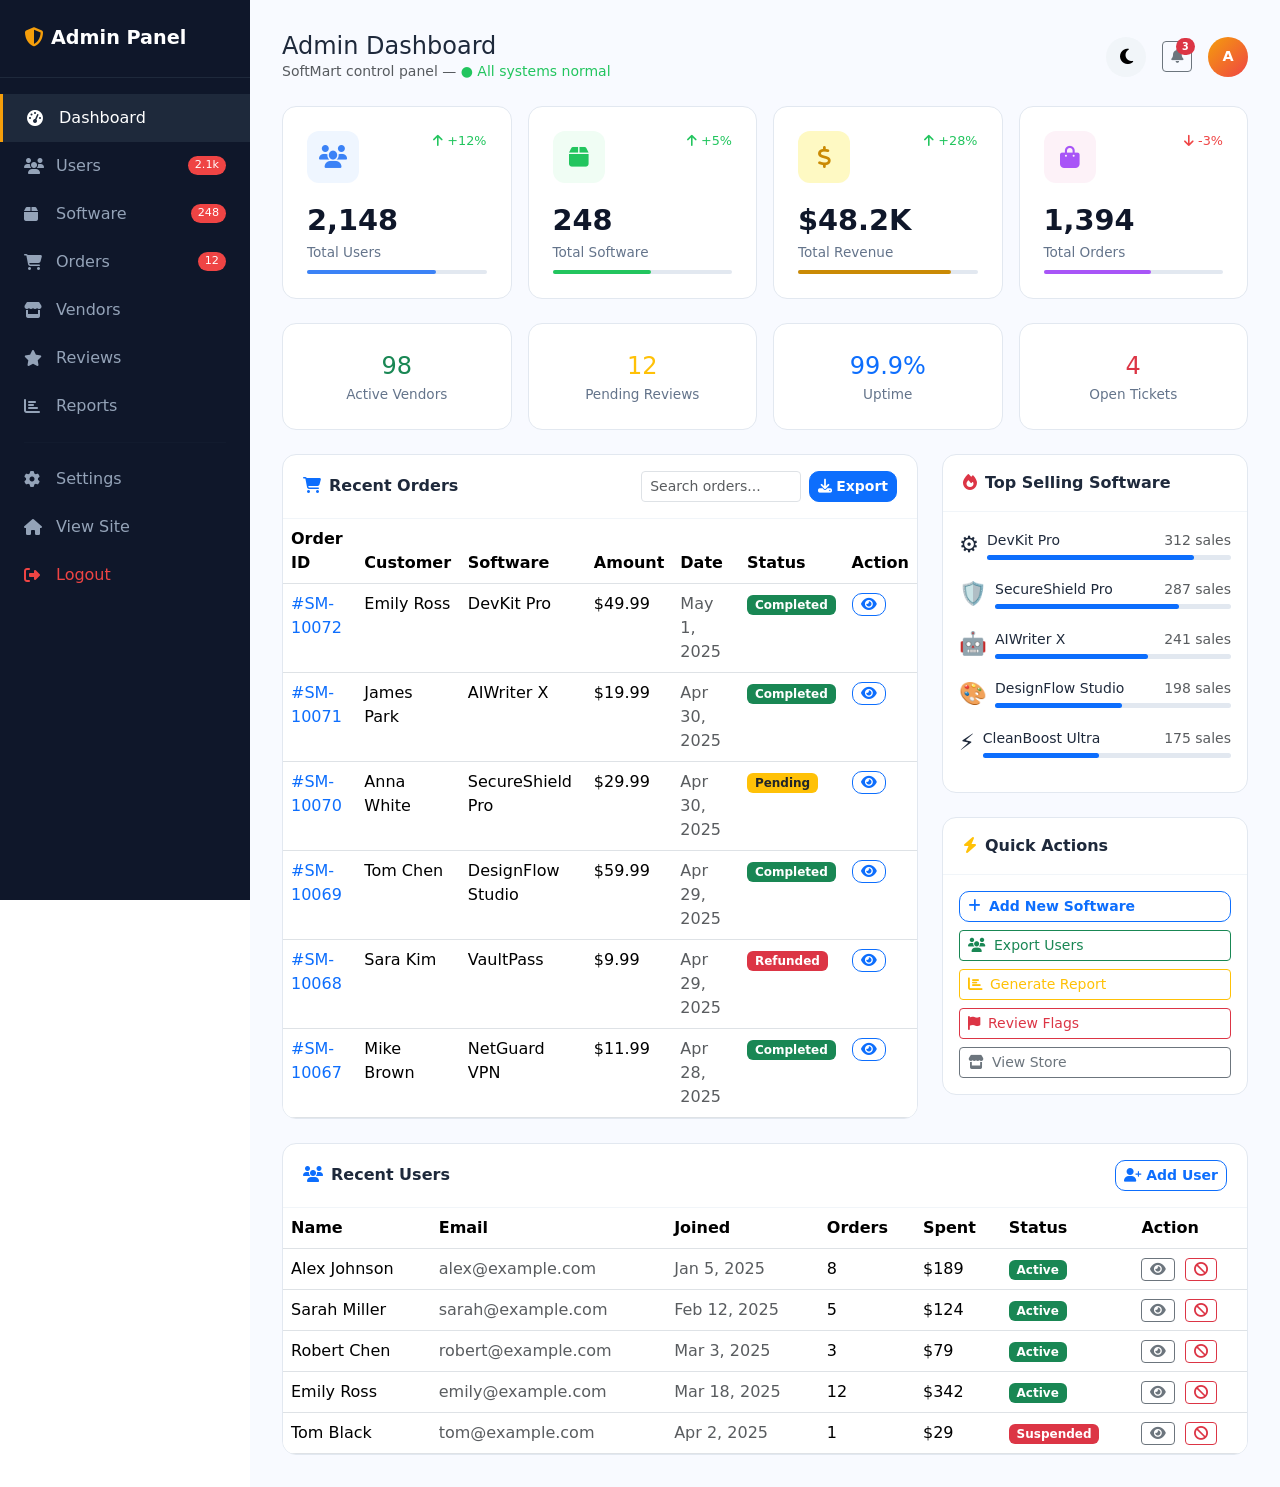
<file: admin-dashboard.html>
<!DOCTYPE html>
<html lang="en">
<head>
<meta charset="UTF-8"><meta name="viewport" content="width=device-width,initial-scale=1">
<title>Admin Dashboard – SoftMart</title>
<link rel="stylesheet" href="https://cdn.jsdelivr.net/npm/bootstrap@5.3.2/dist/css/bootstrap.min.css">
<link rel="stylesheet" href="https://cdnjs.cloudflare.com/ajax/libs/font-awesome/6.5.0/css/all.min.css">
<link rel="stylesheet" href="css/style.css">
<style>
  .sidebar-badge { background:#ef4444;color:#fff;border-radius:20px;font-size:.7rem;padding:1px 7px;margin-left:auto; }
  .trend-up { color:#22c55e;font-size:.8rem; }
  .trend-down { color:#ef4444;font-size:.8rem; }
  .admin-sidebar { background:#0f172a; }
  .admin-sidebar .sidebar-nav a.active { border-left-color:#f59e0b; }
  .status-dot { width:8px;height:8px;border-radius:50%;display:inline-block;margin-right:6px; }
</style>
</head>
<body>

<!-- Sidebar -->
<aside class="sidebar admin-sidebar" id="sidebar">
  <div class="sidebar-brand" style="font-size:1.2rem">
    <i class="fas fa-shield-alt me-2" style="color:#f59e0b"></i>Admin Panel
  </div>
  <nav class="sidebar-nav mt-3">
    <a href="admin-dashboard.html" class="active"><i class="fas fa-tachometer-alt"></i>Dashboard</a>
    <a href="#users"><i class="fas fa-users"></i>Users <span class="sidebar-badge">2.1k</span></a>
    <a href="#software"><i class="fas fa-box"></i>Software <span class="sidebar-badge">248</span></a>
    <a href="#orders"><i class="fas fa-shopping-cart"></i>Orders <span class="sidebar-badge">12</span></a>
    <a href="#vendors"><i class="fas fa-store"></i>Vendors</a>
    <a href="#reviews"><i class="fas fa-star"></i>Reviews</a>
    <a href="#reports"><i class="fas fa-chart-bar"></i>Reports</a>
    <hr style="border-color:#1e293b;margin:12px 24px">
    <a href="#settings"><i class="fas fa-cog"></i>Settings</a>
    <a href="index.html"><i class="fas fa-home"></i>View Site</a>
    <a href="login.html" style="color:#ef4444"><i class="fas fa-sign-out-alt"></i>Logout</a>
  </nav>
</aside>

<!-- Main -->
<div class="main-content">

  <!-- Top Bar -->
  <div class="d-flex align-items-center justify-content-between mb-4 flex-wrap gap-3">
    <div class="d-flex align-items-center gap-3">
      <button class="btn btn-sm btn-outline-secondary d-md-none" id="sidebarToggle"><i class="fas fa-bars"></i></button>
      <div>
        <h4 class="fw-800 mb-0">Admin Dashboard</h4>
        <p class="text-muted small mb-0">SoftMart control panel — <span style="color:#22c55e">● All systems normal</span></p>
      </div>
    </div>
    <div class="d-flex align-items-center gap-3">
      <button class="dark-toggle" id="darkToggle"><i class="fas fa-moon"></i></button>
      <button class="btn btn-sm btn-outline-secondary position-relative" onclick="showToast('3 new notifications','info')">
        <i class="fas fa-bell"></i>
        <span class="badge bg-danger rounded-pill" style="position:absolute;top:-4px;right:-4px;font-size:.6rem">3</span>
      </button>
      <div class="reviewer-avatar" style="width:40px;height:40px;background:linear-gradient(135deg,#f59e0b,#ef4444);cursor:pointer;font-size:.9rem">A</div>
    </div>
  </div>

  <!-- KPI Cards -->
  <div class="row g-3 mb-4">
    <div class="col-6 col-xl-3">
      <div class="stat-card">
        <div class="d-flex align-items-start justify-content-between mb-3">
          <div class="stat-icon" style="background:#eff6ff;color:#3b82f6"><i class="fas fa-users"></i></div>
          <span class="trend-up"><i class="fas fa-arrow-up me-1"></i>+12%</span>
        </div>
        <div class="stat-value">2,148</div>
        <div class="stat-label">Total Users</div>
        <div class="mt-2" style="height:4px;background:#e2e8f0;border-radius:2px"><div style="width:72%;height:100%;background:#3b82f6;border-radius:2px"></div></div>
      </div>
    </div>
    <div class="col-6 col-xl-3">
      <div class="stat-card">
        <div class="d-flex align-items-start justify-content-between mb-3">
          <div class="stat-icon" style="background:#f0fdf4;color:#22c55e"><i class="fas fa-box"></i></div>
          <span class="trend-up"><i class="fas fa-arrow-up me-1"></i>+5%</span>
        </div>
        <div class="stat-value">248</div>
        <div class="stat-label">Total Software</div>
        <div class="mt-2" style="height:4px;background:#e2e8f0;border-radius:2px"><div style="width:55%;height:100%;background:#22c55e;border-radius:2px"></div></div>
      </div>
    </div>
    <div class="col-6 col-xl-3">
      <div class="stat-card">
        <div class="d-flex align-items-start justify-content-between mb-3">
          <div class="stat-icon" style="background:#fef9c3;color:#ca8a04"><i class="fas fa-dollar-sign"></i></div>
          <span class="trend-up"><i class="fas fa-arrow-up me-1"></i>+28%</span>
        </div>
        <div class="stat-value">$48.2K</div>
        <div class="stat-label">Total Revenue</div>
        <div class="mt-2" style="height:4px;background:#e2e8f0;border-radius:2px"><div style="width:85%;height:100%;background:#ca8a04;border-radius:2px"></div></div>
      </div>
    </div>
    <div class="col-6 col-xl-3">
      <div class="stat-card">
        <div class="d-flex align-items-start justify-content-between mb-3">
          <div class="stat-icon" style="background:#fdf2f8;color:#a855f7"><i class="fas fa-shopping-bag"></i></div>
          <span class="trend-down"><i class="fas fa-arrow-down me-1"></i>-3%</span>
        </div>
        <div class="stat-value">1,394</div>
        <div class="stat-label">Total Orders</div>
        <div class="mt-2" style="height:4px;background:#e2e8f0;border-radius:2px"><div style="width:60%;height:100%;background:#a855f7;border-radius:2px"></div></div>
      </div>
    </div>
  </div>

  <!-- Secondary Stats -->
  <div class="row g-3 mb-4">
    <div class="col-6 col-md-3">
      <div class="stat-card text-center">
        <div class="fw-800 fs-4 text-success">98</div>
        <div class="stat-label">Active Vendors</div>
      </div>
    </div>
    <div class="col-6 col-md-3">
      <div class="stat-card text-center">
        <div class="fw-800 fs-4 text-warning">12</div>
        <div class="stat-label">Pending Reviews</div>
      </div>
    </div>
    <div class="col-6 col-md-3">
      <div class="stat-card text-center">
        <div class="fw-800 fs-4 text-primary">99.9%</div>
        <div class="stat-label">Uptime</div>
      </div>
    </div>
    <div class="col-6 col-md-3">
      <div class="stat-card text-center">
        <div class="fw-800 fs-4 text-danger">4</div>
        <div class="stat-label">Open Tickets</div>
      </div>
    </div>
  </div>

  <div class="row g-4">
    <!-- Recent Orders Table -->
    <div class="col-lg-8" id="orders">
      <div class="dash-card">
        <div class="dash-card-header d-flex justify-content-between align-items-center">
          <span><i class="fas fa-shopping-cart me-2 text-primary"></i>Recent Orders</span>
          <div class="d-flex gap-2">
            <input type="text" class="form-control form-control-sm" placeholder="Search orders..." style="width:160px" id="adminOrderSearch">
            <button class="btn btn-sm btn-primary" onclick="showToast('Exported to CSV!','success')"><i class="fas fa-download me-1"></i>Export</button>
          </div>
        </div>
        <div class="table-responsive">
          <table class="table table-hover mb-0" id="ordersTable">
            <thead style="background:#f8faff">
              <tr>
                <th>Order ID</th><th>Customer</th><th>Software</th><th>Amount</th><th>Date</th><th>Status</th><th>Action</th>
              </tr>
            </thead>
            <tbody id="adminOrderRows"></tbody>
          </table>
        </div>
      </div>
    </div>

    <!-- Top Software + Quick Actions -->
    <div class="col-lg-4">
      <!-- Top Selling -->
      <div class="dash-card mb-4">
        <div class="dash-card-header"><i class="fas fa-fire me-2 text-danger"></i>Top Selling Software</div>
        <div class="p-3" id="topSelling"></div>
      </div>

      <!-- Quick Actions -->
      <div class="dash-card">
        <div class="dash-card-header"><i class="fas fa-bolt me-2 text-warning"></i>Quick Actions</div>
        <div class="p-3 d-grid gap-2">
          <button class="btn btn-sm btn-outline-primary text-start" onclick="showToast('Add software form opened','info')"><i class="fas fa-plus me-2"></i>Add New Software</button>
          <button class="btn btn-sm btn-outline-success text-start" onclick="showToast('User list exported!','success')"><i class="fas fa-users me-2"></i>Export Users</button>
          <button class="btn btn-sm btn-outline-warning text-start" onclick="showToast('Report generating...','info')"><i class="fas fa-chart-bar me-2"></i>Generate Report</button>
          <button class="btn btn-sm btn-outline-danger text-start" onclick="showToast('3 flagged reviews found','error')"><i class="fas fa-flag me-2"></i>Review Flags</button>
          <a href="products.html" class="btn btn-sm btn-outline-secondary text-start"><i class="fas fa-store me-2"></i>View Store</a>
        </div>
      </div>
    </div>

    <!-- Users Table -->
    <div class="col-12" id="users">
      <div class="dash-card">
        <div class="dash-card-header d-flex justify-content-between align-items-center">
          <span><i class="fas fa-users me-2 text-primary"></i>Recent Users</span>
          <button class="btn btn-sm btn-outline-primary" onclick="showToast('User invite sent!','success')"><i class="fas fa-user-plus me-1"></i>Add User</button>
        </div>
        <div class="table-responsive">
          <table class="table table-hover mb-0">
            <thead style="background:#f8faff">
              <tr><th>Name</th><th>Email</th><th>Joined</th><th>Orders</th><th>Spent</th><th>Status</th><th>Action</th></tr>
            </thead>
            <tbody id="usersTableBody"></tbody>
          </table>
        </div>
      </div>
    </div>
  </div>
</div>

<div class="toast-container" id="toastContainer"></div>
<script src="https://cdn.jsdelivr.net/npm/bootstrap@5.3.2/dist/js/bootstrap.bundle.min.js"></script>
<script src="js/script.js"></script>
<script>
const adminOrders = [
  { id:'#SM-10072', customer:'Emily Ross', software:'DevKit Pro', amount:'$49.99', date:'May 1, 2025', status:'Completed' },
  { id:'#SM-10071', customer:'James Park', software:'AIWriter X', amount:'$19.99', date:'Apr 30, 2025', status:'Completed' },
  { id:'#SM-10070', customer:'Anna White', software:'SecureShield Pro', amount:'$29.99', date:'Apr 30, 2025', status:'Pending' },
  { id:'#SM-10069', customer:'Tom Chen', software:'DesignFlow Studio', amount:'$59.99', date:'Apr 29, 2025', status:'Completed' },
  { id:'#SM-10068', customer:'Sara Kim', software:'VaultPass', amount:'$9.99', date:'Apr 29, 2025', status:'Refunded' },
  { id:'#SM-10067', customer:'Mike Brown', software:'NetGuard VPN', amount:'$11.99', date:'Apr 28, 2025', status:'Completed' },
];

const topSoftware = [
  { icon:'⚙️', name:'DevKit Pro', sales:312, pct:85 },
  { icon:'🛡️', name:'SecureShield Pro', sales:287, pct:78 },
  { icon:'🤖', name:'AIWriter X', sales:241, pct:65 },
  { icon:'🎨', name:'DesignFlow Studio', sales:198, pct:54 },
  { icon:'⚡', name:'CleanBoost Ultra', sales:175, pct:47 },
];

const adminUsers = [
  { name:'Alex Johnson', email:'alex@example.com', joined:'Jan 5, 2025', orders:8, spent:'$189', status:'Active' },
  { name:'Sarah Miller', email:'sarah@example.com', joined:'Feb 12, 2025', orders:5, spent:'$124', status:'Active' },
  { name:'Robert Chen', email:'robert@example.com', joined:'Mar 3, 2025', orders:3, spent:'$79', status:'Active' },
  { name:'Emily Ross', email:'emily@example.com', joined:'Mar 18, 2025', orders:12, spent:'$342', status:'Active' },
  { name:'Tom Black', email:'tom@example.com', joined:'Apr 2, 2025', orders:1, spent:'$29', status:'Suspended' },
];

const statusClass = { Completed:'bg-success', Pending:'bg-warning text-dark', Refunded:'bg-danger' };

document.getElementById('adminOrderRows').innerHTML = adminOrders.map(o => `
  <tr>
    <td class="fw-600 text-primary">${o.id}</td>
    <td>${o.customer}</td>
    <td>${o.software}</td>
    <td class="fw-700">${o.amount}</td>
    <td class="text-muted">${o.date}</td>
    <td><span class="badge ${statusClass[o.status]}">${o.status}</span></td>
    <td>
      <button class="btn btn-xs btn-outline-primary btn-sm py-0 px-2" onclick="showToast('Order details opened','info')"><i class="fas fa-eye"></i></button>
    </td>
  </tr>`).join('');

document.getElementById('topSelling').innerHTML = topSoftware.map(s => `
  <div class="d-flex align-items-center gap-2 mb-3">
    <span style="font-size:1.4rem">${s.icon}</span>
    <div class="flex-grow-1">
      <div class="d-flex justify-content-between small mb-1"><span class="fw-600">${s.name}</span><span class="text-muted">${s.sales} sales</span></div>
      <div style="height:5px;background:#e2e8f0;border-radius:3px"><div style="width:${s.pct}%;height:100%;background:var(--primary);border-radius:3px"></div></div>
    </div>
  </div>`).join('');

document.getElementById('usersTableBody').innerHTML = adminUsers.map(u => `
  <tr>
    <td class="fw-600">${u.name}</td>
    <td class="text-muted">${u.email}</td>
    <td class="text-muted">${u.joined}</td>
    <td>${u.orders}</td>
    <td class="fw-600">${u.spent}</td>
    <td><span class="badge ${u.status==='Active'?'bg-success':'bg-danger'}">${u.status}</span></td>
    <td>
      <button class="btn btn-sm btn-outline-secondary py-0 px-2" onclick="showToast('User details opened','info')"><i class="fas fa-eye"></i></button>
      <button class="btn btn-sm btn-outline-danger py-0 px-2 ms-1" onclick="showToast('User suspended','error')"><i class="fas fa-ban"></i></button>
    </td>
  </tr>`).join('');

// Search filter for orders
document.getElementById('adminOrderSearch').addEventListener('input', function() {
  const q = this.value.toLowerCase();
  document.querySelectorAll('#adminOrderRows tr').forEach(row => {
    row.style.display = row.textContent.toLowerCase().includes(q) ? '' : 'none';
  });
});
</script>
</body>
</html>
</file>
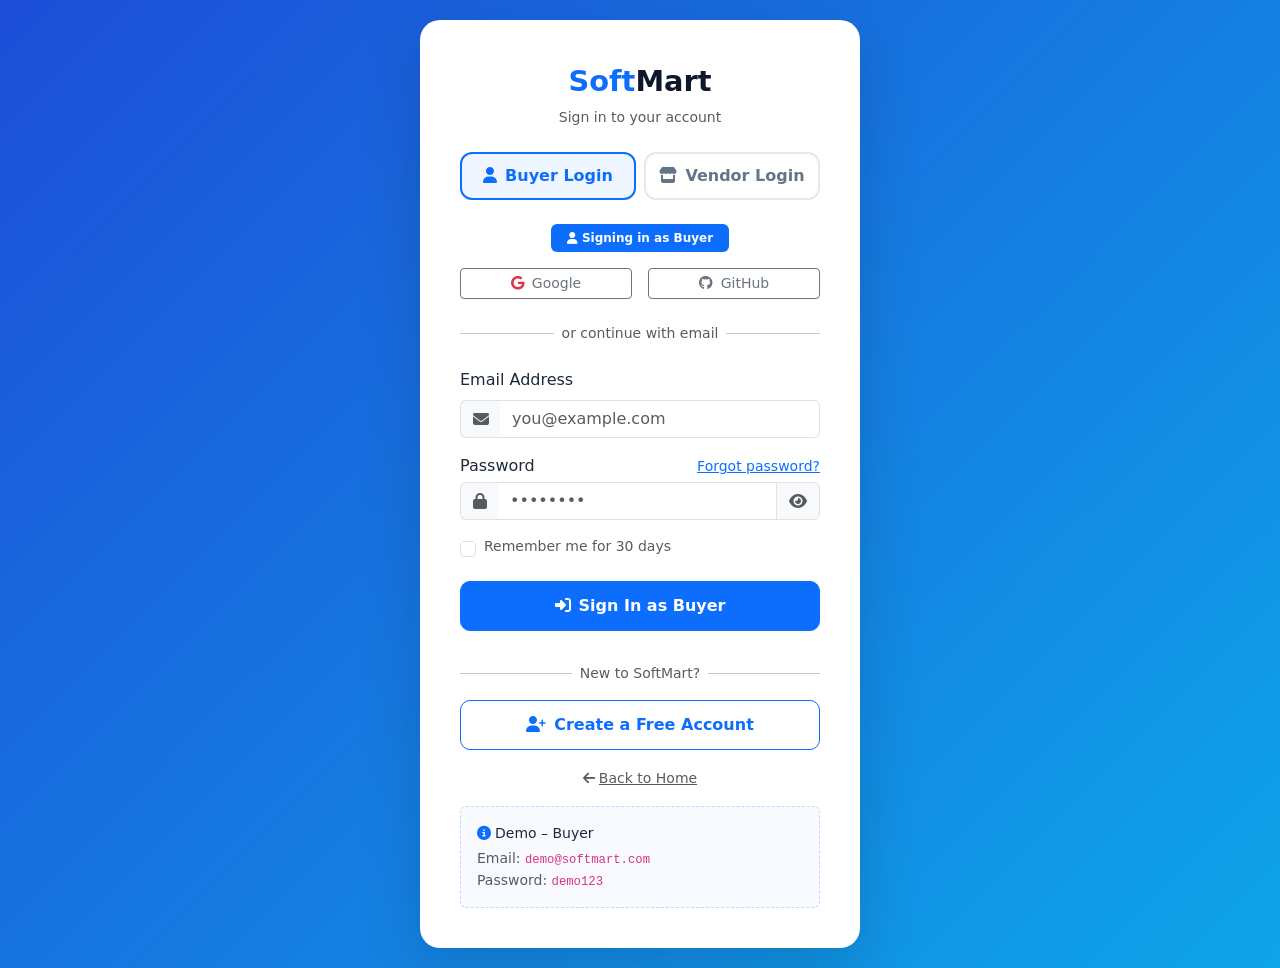
<file: buyer-dashboard.html>
<!DOCTYPE html>
<html lang="en">
<head>
<meta charset="UTF-8"><meta name="viewport" content="width=device-width,initial-scale=1">
<title>Buyer Dashboard – SoftMart</title>
<link rel="stylesheet" href="https://cdn.jsdelivr.net/npm/bootstrap@5.3.2/dist/css/bootstrap.min.css">
<link rel="stylesheet" href="https://cdnjs.cloudflare.com/ajax/libs/font-awesome/6.5.0/css/all.min.css">
<link rel="stylesheet" href="css/style.css">
</head>
<body>

<!-- Sidebar -->
<aside class="sidebar" id="sidebar">
  <div class="sidebar-brand">Soft<span style="color:#60a5fa">Mart</span></div>
  <nav class="sidebar-nav mt-2">
    <a href="#overview" class="active"><i class="fas fa-home"></i>Overview</a>
    <a href="#purchases"><i class="fas fa-box-open"></i>My Software</a>
    <a href="#wishlist"><i class="fas fa-heart"></i>Wishlist</a>
    <a href="#orders"><i class="fas fa-receipt"></i>Orders</a>
    <a href="#licenses"><i class="fas fa-key"></i>Licenses</a>
    <a href="#reviews"><i class="fas fa-star"></i>My Reviews</a>
    <a href="#profile"><i class="fas fa-user-circle"></i>Profile</a>
    <hr style="border-color:#1e293b;margin:10px 24px">
    <a href="products.html"><i class="fas fa-store"></i>Browse Store</a>
    <a href="cart.html"><i class="fas fa-shopping-cart"></i>Cart</a>
    <a href="#" onclick="logout()" style="color:#ef4444"><i class="fas fa-sign-out-alt"></i>Logout</a>
  </nav>
</aside>

<!-- Main -->
<div class="main-content">

  <!-- Topbar -->
  <div class="d-flex align-items-center justify-content-between mb-4 flex-wrap gap-3">
    <div class="d-flex align-items-center gap-3">
      <button class="btn btn-sm btn-outline-secondary d-md-none" id="sidebarToggle"><i class="fas fa-bars"></i></button>
      <div>
        <h4 class="fw-800 mb-0">Buyer Dashboard</h4>
        <p class="text-muted small mb-0">Welcome back, <strong id="topbarName">John Doe</strong> 👋</p>
      </div>
    </div>
    <div class="d-flex align-items-center gap-3">
      <button class="dark-toggle" id="darkToggle"><i class="fas fa-moon"></i></button>
      <a href="products.html" class="btn btn-primary btn-sm"><i class="fas fa-shopping-bag me-1"></i>Shop Now</a>
      <a href="cart.html" class="btn btn-outline-primary btn-sm position-relative">
        <i class="fas fa-shopping-cart"></i>
        <span class="badge bg-danger rounded-pill cart-count position-absolute" style="top:-6px;right:-6px;display:none;font-size:10px"></span>
      </a>
      <!-- Avatar → goes to profile section -->
      <a href="#profile" title="View My Profile"
         style="width:42px;height:42px;border-radius:50%;background:linear-gradient(135deg,#3b82f6,#06b6d4);display:flex;align-items:center;justify-content:center;color:#fff;font-size:1rem;font-weight:700;text-decoration:none;cursor:pointer"
         id="topbarAvatar">J</a>
    </div>
  </div>

  <!-- Stat Cards -->
  <div class="row g-3 mb-4" id="overview">
    <div class="col-6 col-xl-3">
      <div class="stat-card">
        <div class="d-flex justify-content-between align-items-start mb-3">
          <div class="stat-icon" style="background:#eff6ff;color:#3b82f6"><i class="fas fa-box-open"></i></div>
          <span class="badge bg-success-subtle text-success small">+2 new</span>
        </div>
        <div class="stat-value">7</div>
        <div class="stat-label">Purchased Software</div>
      </div>
    </div>
    <div class="col-6 col-xl-3">
      <div class="stat-card">
        <div class="d-flex justify-content-between align-items-start mb-3">
          <div class="stat-icon" style="background:#f0fdf4;color:#22c55e"><i class="fas fa-key"></i></div>
          <span class="badge bg-primary-subtle text-primary small">All Active</span>
        </div>
        <div class="stat-value">7</div>
        <div class="stat-label">Active Licenses</div>
      </div>
    </div>
    <div class="col-6 col-xl-3">
      <div class="stat-card">
        <div class="d-flex justify-content-between align-items-start mb-3">
          <div class="stat-icon" style="background:#fef9c3;color:#ca8a04"><i class="fas fa-receipt"></i></div>
        </div>
        <div class="stat-value">12</div>
        <div class="stat-label">Total Orders</div>
      </div>
    </div>
    <div class="col-6 col-xl-3">
      <div class="stat-card">
        <div class="d-flex justify-content-between align-items-start mb-3">
          <div class="stat-icon" style="background:#fdf2f8;color:#a855f7"><i class="fas fa-dollar-sign"></i></div>
        </div>
        <div class="stat-value">$284</div>
        <div class="stat-label">Total Spent</div>
      </div>
    </div>
  </div>

  <div class="row g-4">

    <!-- Purchased Software -->
    <div class="col-lg-8" id="purchases">
      <div class="dash-card mb-4">
        <div class="dash-card-header d-flex justify-content-between align-items-center">
          <span><i class="fas fa-box-open me-2 text-primary"></i>My Purchased Software</span>
          <input type="text" class="form-control form-control-sm" style="width:160px" placeholder="Search..." id="purchaseSearch">
        </div>
        <div class="p-3" id="purchasedList"></div>
      </div>

      <!-- Order History -->
      <div class="dash-card" id="orders">
        <div class="dash-card-header d-flex justify-content-between align-items-center">
          <span><i class="fas fa-receipt me-2 text-primary"></i>Order History</span>
          <button class="btn btn-sm btn-outline-primary" onclick="showToast('Orders exported!','success')"><i class="fas fa-download me-1"></i>Export</button>
        </div>
        <div class="table-responsive">
          <table class="table table-hover mb-0">
            <thead style="background:#f8faff">
              <tr><th>Order ID</th><th>Software</th><th>Date</th><th>Amount</th><th>Status</th><th>Invoice</th></tr>
            </thead>
            <tbody id="orderRows"></tbody>
          </table>
        </div>
      </div>
    </div>

    <!-- Right Column -->
    <div class="col-lg-4">

      <!-- Profile Card -->
      <div class="dash-card mb-4" id="profile">
        <div class="dash-card-header"><i class="fas fa-user-circle me-2 text-primary"></i>My Profile</div>
        <div class="p-4 text-center">
          <div class="reviewer-avatar mx-auto mb-3" style="width:72px;height:72px;font-size:1.8rem" id="profileAvatar">J</div>
          <h5 class="fw-700 mb-1" id="profileName">John Doe</h5>
          <p class="text-muted small mb-2" id="profileEmail">john.doe@example.com</p>
          <span class="badge bg-primary mb-3">Pro Buyer</span>
          <div class="d-grid gap-2">
            <button class="btn btn-outline-primary btn-sm" data-bs-toggle="modal" data-bs-target="#editModal">
              <i class="fas fa-edit me-1"></i>Edit Profile
            </button>
            <button class="btn btn-outline-secondary btn-sm" onclick="showToast('Password reset email sent!','info')">
              <i class="fas fa-lock me-1"></i>Change Password
            </button>
          </div>
        </div>
        <div class="px-4 pb-3 border-top pt-3">
          <div class="d-flex justify-content-between small text-muted mb-1"><span>Member since</span><span class="fw-600 text-dark">Jan 2024</span></div>
          <div class="d-flex justify-content-between small text-muted"><span>Status</span><span class="badge bg-success">Verified</span></div>
        </div>
      </div>

      <!-- Wishlist -->
      <div class="dash-card mb-4" id="wishlist">
        <div class="dash-card-header d-flex justify-content-between align-items-center">
          <span><i class="fas fa-heart me-2 text-danger"></i>Wishlist</span>
          <a href="products.html" class="btn btn-sm btn-outline-primary">Browse</a>
        </div>
        <div class="p-3" id="wishlistItems"></div>
      </div>

      <!-- Quick Actions -->
      <div class="dash-card mb-4">
        <div class="dash-card-header"><i class="fas fa-bolt me-2 text-warning"></i>Quick Actions</div>
        <div class="p-3 d-grid gap-2">
          <a href="products.html" class="btn btn-sm btn-outline-primary text-start"><i class="fas fa-search me-2"></i>Browse Software</a>
          <a href="cart.html" class="btn btn-sm btn-outline-primary text-start"><i class="fas fa-shopping-cart me-2"></i>View Cart</a>
          <button class="btn btn-sm btn-outline-secondary text-start" onclick="showToast('Support ticket created!','success')"><i class="fas fa-headset me-2"></i>Contact Support</button>
          <button class="btn btn-sm btn-outline-secondary text-start" onclick="showToast('Invoices downloaded!','success')"><i class="fas fa-file-pdf me-2"></i>Download All Invoices</button>
        </div>
      </div>

      <!-- Spending Summary -->
      <div class="dash-card" id="licenses">
        <div class="dash-card-header"><i class="fas fa-chart-pie me-2 text-primary"></i>Spending by Category</div>
        <div class="p-3" id="spendingChart"></div>
      </div>
    </div>

    <!-- Licenses Section -->
    <div class="col-12">
      <div class="dash-card">
        <div class="dash-card-header"><i class="fas fa-key me-2 text-primary"></i>My License Keys</div>
        <div class="table-responsive">
          <table class="table table-hover mb-0">
            <thead style="background:#f8faff">
              <tr><th>Software</th><th>License Key</th><th>Activated</th><th>Expires</th><th>Devices</th><th>Status</th><th>Actions</th></tr>
            </thead>
            <tbody id="licenseRows"></tbody>
          </table>
        </div>
      </div>
    </div>

    <!-- My Reviews -->
    <div class="col-12" id="reviews">
      <div class="dash-card">
        <div class="dash-card-header d-flex justify-content-between align-items-center">
          <span><i class="fas fa-star me-2 text-warning"></i>My Reviews</span>
          <button class="btn btn-sm btn-outline-primary" data-bs-toggle="modal" data-bs-target="#reviewModal"><i class="fas fa-plus me-1"></i>Write Review</button>
        </div>
        <div class="p-3 row g-3" id="reviewList"></div>
      </div>
    </div>

  </div>
</div>

<!-- Edit Profile Modal -->
<div class="modal fade" id="editModal" tabindex="-1">
  <div class="modal-dialog modal-dialog-centered">
    <div class="modal-content">
      <div class="modal-header border-0"><h5 class="modal-title fw-700">Edit Profile</h5><button class="btn-close" data-bs-dismiss="modal"></button></div>
      <div class="modal-body">
        <div class="row g-3">
          <div class="col-6"><label class="form-label fw-600">First Name</label><input type="text" class="form-control" value="John"></div>
          <div class="col-6"><label class="form-label fw-600">Last Name</label><input type="text" class="form-control" value="Doe"></div>
          <div class="col-12"><label class="form-label fw-600">Email</label><input type="email" class="form-control" value="john.doe@example.com"></div>
          <div class="col-12"><label class="form-label fw-600">Phone</label><input type="tel" class="form-control" placeholder="+1 234 567 8900"></div>
          <div class="col-12"><label class="form-label fw-600">Country</label>
            <select class="form-select"><option>United States</option><option>United Kingdom</option><option>Canada</option></select>
          </div>
        </div>
      </div>
      <div class="modal-footer border-0">
        <button class="btn btn-secondary" data-bs-dismiss="modal">Cancel</button>
        <button class="btn btn-primary" data-bs-dismiss="modal" onclick="showToast('Profile updated!','success')">Save Changes</button>
      </div>
    </div>
  </div>
</div>

<!-- Write Review Modal -->
<div class="modal fade" id="reviewModal" tabindex="-1">
  <div class="modal-dialog modal-dialog-centered">
    <div class="modal-content">
      <div class="modal-header border-0"><h5 class="modal-title fw-700">Write a Review</h5><button class="btn-close" data-bs-dismiss="modal"></button></div>
      <div class="modal-body">
        <div class="mb-3">
          <label class="form-label fw-600">Select Software</label>
          <select class="form-select">
            <option>SecureShield Pro</option><option>DevKit Pro</option><option>AIWriter X</option><option>CleanBoost Ultra</option>
          </select>
        </div>
        <div class="mb-3">
          <label class="form-label fw-600">Rating</label>
          <div class="d-flex gap-2 fs-4" id="starPicker" style="cursor:pointer;color:#e2e8f0">
            <i class="fas fa-star" data-v="1"></i><i class="fas fa-star" data-v="2"></i>
            <i class="fas fa-star" data-v="3"></i><i class="fas fa-star" data-v="4"></i>
            <i class="fas fa-star" data-v="5"></i>
          </div>
        </div>
        <div class="mb-3">
          <label class="form-label fw-600">Review</label>
          <textarea class="form-control" rows="4" placeholder="Share your experience..."></textarea>
        </div>
      </div>
      <div class="modal-footer border-0">
        <button class="btn btn-secondary" data-bs-dismiss="modal">Cancel</button>
        <button class="btn btn-primary" data-bs-dismiss="modal" onclick="showToast('Review submitted! Thank you 🙏','success')">Submit Review</button>
      </div>
    </div>
  </div>
</div>

<div class="toast-container" id="toastContainer"></div>
<script src="https://cdn.jsdelivr.net/npm/bootstrap@5.3.2/dist/js/bootstrap.bundle.min.js"></script>
<script src="js/script.js"></script>
<script>
function logout() {
  localStorage.removeItem('sm_user');
  showToast('👋 Logged out successfully!', 'info');
  setTimeout(() => { location.href = 'index.html'; }, 1000);
}

// ── Load real user data from localStorage ─────────────────────────────────────
(function loadUser() {
  const raw = localStorage.getItem('sm_user');
  if (!raw) { location.href = 'login.html'; return; }
  const u = JSON.parse(raw);
  const initial = u.name ? u.name[0].toUpperCase() : 'U';
  // Topbar
  document.getElementById('topbarName').textContent   = u.name  || 'User';
  document.getElementById('topbarAvatar').textContent = initial;
  // Profile card
  document.getElementById('profileAvatar').textContent = initial;
  document.getElementById('profileName').textContent   = u.name  || 'User';
  document.getElementById('profileEmail').textContent  = u.email || '';
  // Edit modal pre-fill
  const nameParts = (u.name || '').split(' ');
  const editModal = document.getElementById('editModal');
  if (editModal) {
    const inputs = editModal.querySelectorAll('input');
    if (inputs[0]) inputs[0].value = nameParts[0] || '';
    if (inputs[1]) inputs[1].value = nameParts.slice(1).join(' ') || '';
    if (inputs[2]) inputs[2].value = u.email || '';
  }
  // Sidebar profile link highlight on hash
  if (location.hash === '#profile') {
    setTimeout(() => { document.getElementById('profile')?.scrollIntoView({ behavior: 'smooth' }); }, 200);
  }
})();
// ── Data ──────────────────────────────────────────────────────────────────────
const purchased = [
  { id:1,  icon:'🛡️', name:'SecureShield Pro',  cat:'Antivirus',       price:29.99, key:'SSH-PRO-8X2K-4M9Z', date:'2025-01-15', expires:'2026-01-15', devices:3 },
  { id:3,  icon:'⚙️', name:'DevKit Pro',         cat:'Developer Tools', price:49.99, key:'DKP-9A3F-7B1C-2E5D', date:'2025-02-20', expires:'2026-02-20', devices:2 },
  { id:5,  icon:'🤖', name:'AIWriter X',          cat:'AI Tools',        price:19.99, key:'AIW-5Z9K-3R7P-1L4Q', date:'2025-03-10', expires:'2026-03-10', devices:1 },
  { id:6,  icon:'⚡', name:'CleanBoost Ultra',    cat:'Utility',         price:14.99, key:'CBU-2M6X-8N1V-5T3W', date:'2025-04-05', expires:'2026-04-05', devices:3 },
  { id:8,  icon:'🔐', name:'VaultPass',           cat:'Utility',         price:9.99,  key:'VPK-7H4Q-2N8L-6P1X', date:'2025-04-20', expires:'2026-04-20', devices:5 },
];

const orders = [
  { id:'#SM-10041', software:'SecureShield Pro', date:'Jan 15, 2025', amount:'$29.99', status:'Completed' },
  { id:'#SM-10038', software:'DevKit Pro',        date:'Feb 20, 2025', amount:'$49.99', status:'Completed' },
  { id:'#SM-10055', software:'AIWriter X',         date:'Mar 10, 2025', amount:'$19.99', status:'Completed' },
  { id:'#SM-10061', software:'CleanBoost Ultra',  date:'Apr 5, 2025',  amount:'$14.99', status:'Completed' },
  { id:'#SM-10072', software:'VaultPass',          date:'Apr 20, 2025', amount:'$9.99',  status:'Pending'   },
  { id:'#SM-10080', software:'NetGuard VPN',       date:'May 1, 2025',  amount:'$11.99', status:'Refunded'  },
];

const wishlist = [
  { icon:'🎨', name:'DesignFlow Studio', price:'$59.99', oldPrice:'$89.99', cat:'Design' },
  { icon:'💡', name:'CodeAssist AI',     price:'$34.99', oldPrice:'$54.99', cat:'AI Tools' },
  { icon:'🌐', name:'NetGuard VPN',      price:'$11.99', oldPrice:'$22.99', cat:'Utility' },
];

const myReviews = [
  { icon:'🛡️', name:'SecureShield Pro', rating:5, date:'Feb 1, 2025',  text:'Excellent protection! No viruses since I installed it. Highly recommend.' },
  { icon:'⚙️', name:'DevKit Pro',        rating:5, date:'Mar 5, 2025',  text:'Best developer toolkit I have ever used. Worth every penny.' },
  { icon:'🤖', name:'AIWriter X',         rating:4, date:'Mar 20, 2025', text:'Great AI writing tool. Saves me hours every week.' },
];

const spending = [
  { cat:'Developer Tools', amount:49.99, color:'#3b82f6', pct:80 },
  { cat:'Antivirus',        amount:29.99, color:'#22c55e', pct:48 },
  { cat:'AI Tools',         amount:19.99, color:'#a855f7', pct:32 },
  { cat:'Utility',          amount:24.98, color:'#f59e0b', pct:40 },
];

// ── Render Purchases ──────────────────────────────────────────────────────────
function renderPurchases(list) {
  document.getElementById('purchasedList').innerHTML = list.length ? list.map(p => `
    <div class="d-flex align-items-center gap-3 p-3 rounded-3 mb-2 purchase-row" style="border:1px solid #e2e8f0;transition:all .2s" onmouseover="this.style.borderColor='#bfdbfe'" onmouseout="this.style.borderColor='#e2e8f0'">
      <div style="font-size:2rem;width:52px;height:52px;background:#eff6ff;border-radius:12px;display:flex;align-items:center;justify-content:center;flex-shrink:0">${p.icon}</div>
      <div class="flex-grow-1 min-w-0">
        <div class="fw-700">${p.name}</div>
        <span class="badge" style="background:#eff6ff;color:#3b82f6;font-size:.72rem">${p.cat}</span>
        <div class="license-key mt-1 text-truncate">${p.key}</div>
        <div class="text-muted small mt-1"><i class="fas fa-calendar me-1"></i>Expires: ${p.expires}</div>
      </div>
      <div class="d-flex flex-column gap-2 flex-shrink-0">
        <button class="btn btn-sm btn-primary" onclick="showToast('⬇️ Downloading ${p.name}...','success')"><i class="fas fa-download me-1"></i>Download</button>
        <button class="btn btn-sm btn-outline-secondary" onclick="navigator.clipboard.writeText('${p.key}').then(()=>showToast('✅ Key copied!','success'))"><i class="fas fa-copy me-1"></i>Copy Key</button>
      </div>
    </div>`).join('') : '<p class="text-muted text-center py-3">No results found.</p>';
}
renderPurchases(purchased);

// Search filter
document.getElementById('purchaseSearch').addEventListener('input', function() {
  const q = this.value.toLowerCase();
  renderPurchases(purchased.filter(p => p.name.toLowerCase().includes(q) || p.cat.toLowerCase().includes(q)));
});

// ── Order Rows ────────────────────────────────────────────────────────────────
const statusBadge = { Completed:'bg-success', Pending:'bg-warning text-dark', Refunded:'bg-danger' };
document.getElementById('orderRows').innerHTML = orders.map(o => `
  <tr>
    <td class="fw-600 text-primary">${o.id}</td>
    <td>${o.software}</td>
    <td class="text-muted">${o.date}</td>
    <td class="fw-700">${o.amount}</td>
    <td><span class="badge ${statusBadge[o.status]}">${o.status}</span></td>
    <td><button class="btn btn-sm btn-outline-primary py-0 px-2" onclick="showToast('Invoice downloaded!','info')"><i class="fas fa-file-pdf"></i></button></td>
  </tr>`).join('');

// ── License Rows ──────────────────────────────────────────────────────────────
document.getElementById('licenseRows').innerHTML = purchased.map(p => `
  <tr>
    <td><span style="font-size:1.2rem">${p.icon}</span> <span class="fw-600 ms-1">${p.name}</span></td>
    <td><code class="text-primary">${p.key}</code></td>
    <td class="text-muted">${p.date}</td>
    <td class="text-muted">${p.expires}</td>
    <td><span class="badge bg-light text-dark border">${p.devices} / 3</span></td>
    <td><span class="badge bg-success">Active</span></td>
    <td>
      <button class="btn btn-sm btn-outline-secondary py-0 px-2 me-1" onclick="navigator.clipboard.writeText('${p.key}').then(()=>showToast('Key copied!','success'))"><i class="fas fa-copy"></i></button>
      <button class="btn btn-sm btn-outline-danger py-0 px-2" onclick="showToast('License deactivated','error')"><i class="fas fa-times"></i></button>
    </td>
  </tr>`).join('');

// ── Wishlist ──────────────────────────────────────────────────────────────────
document.getElementById('wishlistItems').innerHTML = wishlist.map(w => `
  <div class="d-flex align-items-center gap-3 mb-3">
    <div style="font-size:1.8rem;width:44px;height:44px;background:#eff6ff;border-radius:10px;display:flex;align-items:center;justify-content:center;flex-shrink:0">${w.icon}</div>
    <div class="flex-grow-1">
      <div class="fw-600 small">${w.name}</div>
      <div><span class="text-primary fw-700 small">${w.price}</span> <span class="text-muted small text-decoration-line-through ms-1">${w.oldPrice}</span></div>
    </div>
    <div class="d-flex gap-1 flex-shrink-0">
      <button class="btn btn-xs btn-primary btn-sm py-0 px-2" onclick="addToCart(${wishlist.indexOf(w)+2})" title="Add to Cart"><i class="fas fa-cart-plus"></i></button>
      <button class="btn btn-xs btn-outline-danger btn-sm py-0 px-2" onclick="this.closest('.d-flex').remove();showToast('Removed from wishlist','info')" title="Remove"><i class="fas fa-trash"></i></button>
    </div>
  </div>`).join('');

// ── Spending Chart ────────────────────────────────────────────────────────────
document.getElementById('spendingChart').innerHTML = spending.map(s => `
  <div class="mb-3">
    <div class="d-flex justify-content-between small mb-1">
      <span class="fw-600">${s.cat}</span><span class="text-muted">$${s.amount}</span>
    </div>
    <div style="height:8px;background:#e2e8f0;border-radius:4px;overflow:hidden">
      <div style="width:${s.pct}%;height:100%;background:${s.color};border-radius:4px;transition:width 1s ease"></div>
    </div>
  </div>`).join('');

// ── Reviews ───────────────────────────────────────────────────────────────────
document.getElementById('reviewList').innerHTML = myReviews.map(r => `
  <div class="col-md-4">
    <div class="review-card h-100">
      <div class="d-flex align-items-center gap-2 mb-2">
        <span style="font-size:1.6rem">${r.icon}</span>
        <div><div class="fw-700 small">${r.name}</div><div class="stars">${'★'.repeat(r.rating)}${'☆'.repeat(5-r.rating)}</div></div>
        <span class="text-muted small ms-auto">${r.date}</span>
      </div>
      <p class="small text-muted mb-2">"${r.text}"</p>
      <div class="d-flex gap-2">
        <button class="btn btn-xs btn-outline-primary btn-sm py-0 px-2" onclick="showToast('Edit review opened','info')"><i class="fas fa-edit me-1"></i>Edit</button>
        <button class="btn btn-xs btn-outline-danger btn-sm py-0 px-2" onclick="this.closest('.col-md-4').remove();showToast('Review deleted','error')"><i class="fas fa-trash me-1"></i>Delete</button>
      </div>
    </div>
  </div>`).join('');

// ── Star Picker in Modal ──────────────────────────────────────────────────────
document.querySelectorAll('#starPicker i').forEach(star => {
  star.addEventListener('mouseover', function() {
    const v = +this.dataset.v;
    document.querySelectorAll('#starPicker i').forEach((s,i) => s.style.color = i < v ? '#f59e0b' : '#e2e8f0');
  });
  star.addEventListener('click', function() {
    this.closest('#starPicker').dataset.rating = this.dataset.v;
  });
  star.addEventListener('mouseout', () => {
    const sel = +document.getElementById('starPicker').dataset.rating || 0;
    document.querySelectorAll('#starPicker i').forEach((s,i) => s.style.color = i < sel ? '#f59e0b' : '#e2e8f0');
  });
});
</script>
</body>
</html>
</file>
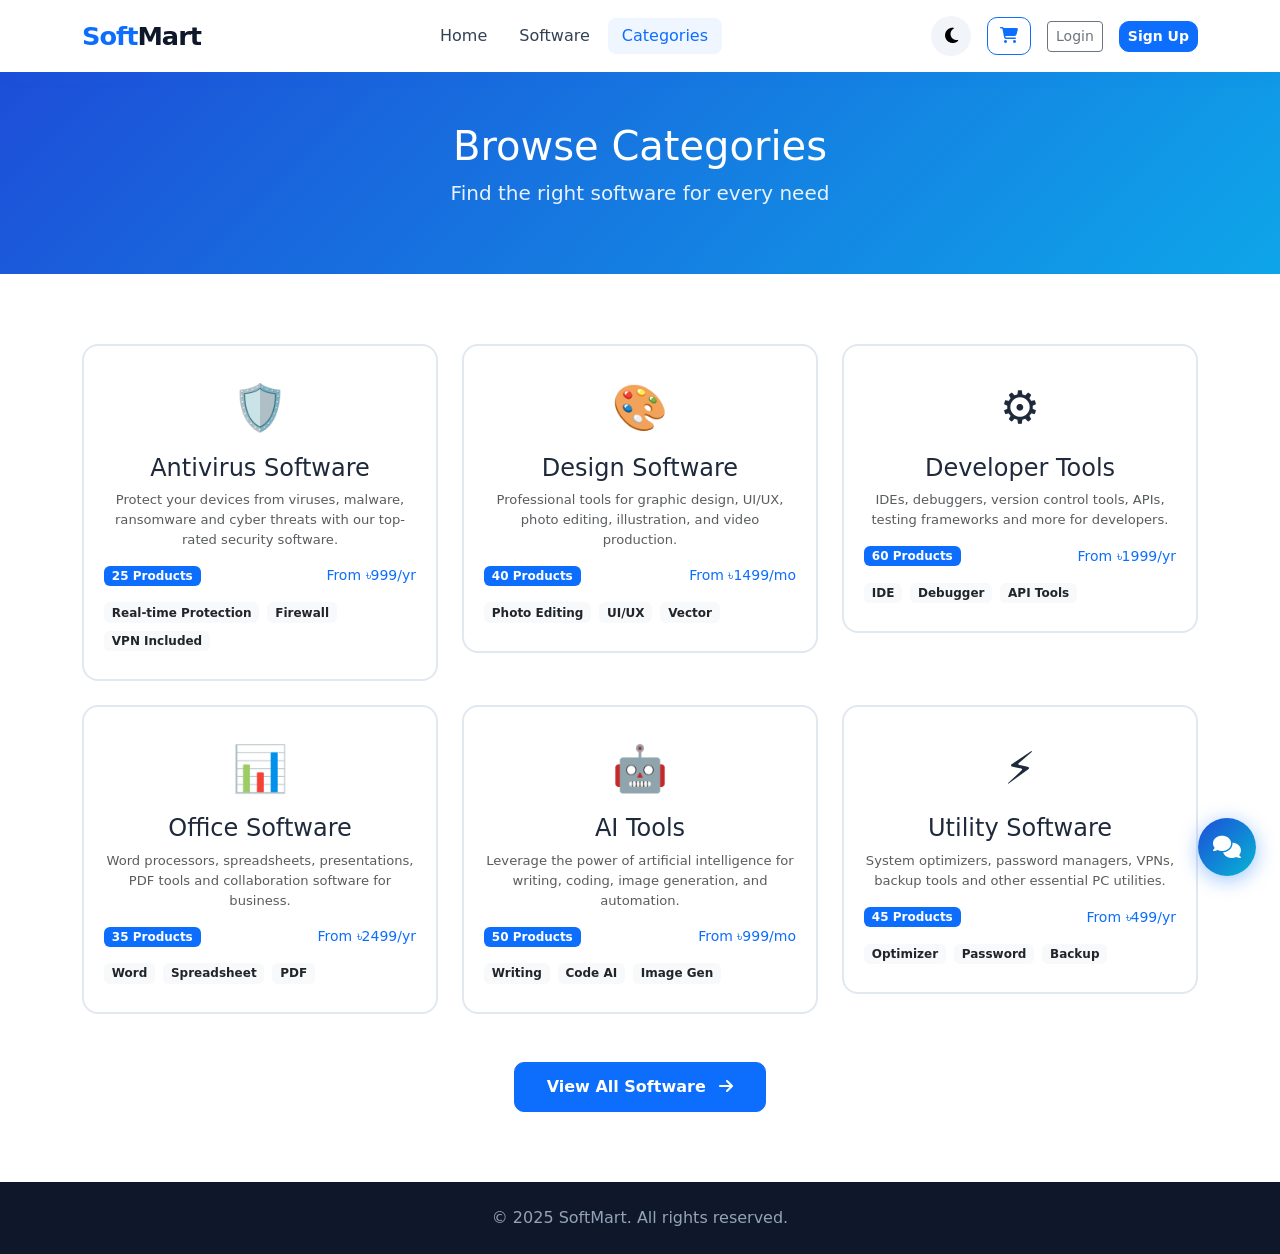
<file: categories.html>
<!DOCTYPE html>
<html lang="en">
<head>
<meta charset="UTF-8"><meta name="viewport" content="width=device-width,initial-scale=1">
<title>Categories – SoftMart</title>
<link rel="stylesheet" href="https://cdn.jsdelivr.net/npm/bootstrap@5.3.2/dist/css/bootstrap.min.css">
<link rel="stylesheet" href="https://cdnjs.cloudflare.com/ajax/libs/font-awesome/6.5.0/css/all.min.css">
<link rel="stylesheet" href="css/style.css">
</head>
<body>

<nav class="navbar navbar-expand-lg sticky-top">
  <div class="container">
    <a class="navbar-brand" href="index.html">Soft<span>Mart</span></a>
    <button class="navbar-toggler border-0" type="button" data-bs-toggle="collapse" data-bs-target="#navMenu"><span class="navbar-toggler-icon"></span></button>
    <div class="collapse navbar-collapse" id="navMenu">
      <ul class="navbar-nav mx-auto gap-1">
        <li class="nav-item"><a class="nav-link" href="index.html">Home</a></li>
        <li class="nav-item"><a class="nav-link" href="products.html">Software</a></li>
        <li class="nav-item"><a class="nav-link active" href="categories.html">Categories</a></li>
      </ul>
      <div class="d-flex align-items-center gap-3">
        <button class="dark-toggle" id="darkToggle"><i class="fas fa-moon"></i></button>
        <a href="cart.html" class="btn btn-outline-primary cart-badge position-relative">
          <i class="fas fa-shopping-cart"></i>
          <span class="badge bg-danger rounded-pill cart-count" style="display:none"></span>
        </a>
        <a href="login.html" class="btn btn-outline-secondary btn-sm nav-login-btn">Login</a>
        <a href="register.html" class="btn btn-primary btn-sm nav-signup-btn">Sign Up</a>
        <div class="nav-user-menu d-flex align-items-center gap-2" style="display:none!important">
          <div class="dropdown">
            <button class="btn btn-outline-primary btn-sm dropdown-toggle d-flex align-items-center gap-2" data-bs-toggle="dropdown">
              <div style="width:28px;height:28px;border-radius:50%;background:linear-gradient(135deg,#3b82f6,#06b6d4);display:flex;align-items:center;justify-content:center;color:#fff;font-size:.75rem;font-weight:700" class="nav-user-avatar">U</div>
              <span class="nav-user-name">User</span>
            </button>
            <ul class="dropdown-menu dropdown-menu-end">
              <li><a class="dropdown-item" href="buyer-dashboard.html"><i class="fas fa-tachometer-alt me-2 text-primary"></i>My Dashboard</a></li>
              <li><a class="dropdown-item" href="cart.html"><i class="fas fa-shopping-cart me-2 text-primary"></i>My Cart</a></li>
              <li><hr class="dropdown-divider"></li>
              <li><a class="dropdown-item text-danger" href="#" onclick="logout()"><i class="fas fa-sign-out-alt me-2"></i>Logout</a></li>
            </ul>
          </div>
        </div>
      </div>
    </div>
  </div>
</nav>

<!-- Hero -->
<div style="background:linear-gradient(135deg,#1d4ed8,#0ea5e9);padding:50px 0;color:#fff;text-align:center">
  <div class="container">
    <h1 class="fw-800 mb-2">Browse Categories</h1>
    <p class="fs-5" style="opacity:.9">Find the right software for every need</p>
  </div>
</div>

<section>
  <div class="container">
    <div class="row g-4">

      <!-- Antivirus -->
      <div class="col-md-6 col-lg-4">
        <div class="cat-card" onclick="location.href='products.html'">
          <span class="cat-icon">🛡️</span>
          <h4 class="fw-700 mb-2">Antivirus Software</h4>
          <p class="text-muted mb-3">Protect your devices from viruses, malware, ransomware and cyber threats with our top-rated security software.</p>
          <div class="d-flex justify-content-between align-items-center">
            <span class="badge bg-primary">25 Products</span>
            <span class="text-primary fw-600 small">From ৳999/yr</span>
          </div>
          <div class="mt-3 d-flex flex-wrap gap-2">
            <span class="badge bg-light text-dark">Real-time Protection</span>
            <span class="badge bg-light text-dark">Firewall</span>
            <span class="badge bg-light text-dark">VPN Included</span>
          </div>
        </div>
      </div>

      <!-- Design -->
      <div class="col-md-6 col-lg-4">
        <div class="cat-card" onclick="location.href='products.html'">
          <span class="cat-icon">🎨</span>
          <h4 class="fw-700 mb-2">Design Software</h4>
          <p class="text-muted mb-3">Professional tools for graphic design, UI/UX, photo editing, illustration, and video production.</p>
          <div class="d-flex justify-content-between align-items-center">
            <span class="badge bg-primary">40 Products</span>
            <span class="text-primary fw-600 small">From ৳1499/mo</span>
          </div>
          <div class="mt-3 d-flex flex-wrap gap-2">
            <span class="badge bg-light text-dark">Photo Editing</span>
            <span class="badge bg-light text-dark">UI/UX</span>
            <span class="badge bg-light text-dark">Vector</span>
          </div>
        </div>
      </div>

      <!-- Developer Tools -->
      <div class="col-md-6 col-lg-4">
        <div class="cat-card" onclick="location.href='products.html'">
          <span class="cat-icon">⚙️</span>
          <h4 class="fw-700 mb-2">Developer Tools</h4>
          <p class="text-muted mb-3">IDEs, debuggers, version control tools, APIs, testing frameworks and more for developers.</p>
          <div class="d-flex justify-content-between align-items-center">
            <span class="badge bg-primary">60 Products</span>
            <span class="text-primary fw-600 small">From ৳1999/yr</span>
          </div>
          <div class="mt-3 d-flex flex-wrap gap-2">
            <span class="badge bg-light text-dark">IDE</span>
            <span class="badge bg-light text-dark">Debugger</span>
            <span class="badge bg-light text-dark">API Tools</span>
          </div>
        </div>
      </div>

      <!-- Office -->
      <div class="col-md-6 col-lg-4">
        <div class="cat-card" onclick="location.href='products.html'">
          <span class="cat-icon">📊</span>
          <h4 class="fw-700 mb-2">Office Software</h4>
          <p class="text-muted mb-3">Word processors, spreadsheets, presentations, PDF tools and collaboration software for business.</p>
          <div class="d-flex justify-content-between align-items-center">
            <span class="badge bg-primary">35 Products</span>
            <span class="text-primary fw-600 small">From ৳2499/yr</span>
          </div>
          <div class="mt-3 d-flex flex-wrap gap-2">
            <span class="badge bg-light text-dark">Word</span>
            <span class="badge bg-light text-dark">Spreadsheet</span>
            <span class="badge bg-light text-dark">PDF</span>
          </div>
        </div>
      </div>

      <!-- AI Tools -->
      <div class="col-md-6 col-lg-4">
        <div class="cat-card" onclick="location.href='products.html'">
          <span class="cat-icon">🤖</span>
          <h4 class="fw-700 mb-2">AI Tools</h4>
          <p class="text-muted mb-3">Leverage the power of artificial intelligence for writing, coding, image generation, and automation.</p>
          <div class="d-flex justify-content-between align-items-center">
            <span class="badge bg-primary">50 Products</span>
            <span class="text-primary fw-600 small">From ৳999/mo</span>
          </div>
          <div class="mt-3 d-flex flex-wrap gap-2">
            <span class="badge bg-light text-dark">Writing</span>
            <span class="badge bg-light text-dark">Code AI</span>
            <span class="badge bg-light text-dark">Image Gen</span>
          </div>
        </div>
      </div>

      <!-- Utility -->
      <div class="col-md-6 col-lg-4">
        <div class="cat-card" onclick="location.href='products.html'">
          <span class="cat-icon">⚡</span>
          <h4 class="fw-700 mb-2">Utility Software</h4>
          <p class="text-muted mb-3">System optimizers, password managers, VPNs, backup tools and other essential PC utilities.</p>
          <div class="d-flex justify-content-between align-items-center">
            <span class="badge bg-primary">45 Products</span>
            <span class="text-primary fw-600 small">From ৳499/yr</span>
          </div>
          <div class="mt-3 d-flex flex-wrap gap-2">
            <span class="badge bg-light text-dark">Optimizer</span>
            <span class="badge bg-light text-dark">Password</span>
            <span class="badge bg-light text-dark">Backup</span>
          </div>
        </div>
      </div>

    </div>

    <!-- All products CTA -->
    <div class="text-center mt-5">
      <a href="products.html" class="btn btn-primary btn-lg">View All Software <i class="fas fa-arrow-right ms-2"></i></a>
    </div>
  </div>
</section>

<footer style="background:#0f172a;color:#94a3b8;padding:24px 0;text-align:center">
  <div class="container">© 2025 SoftMart. All rights reserved.</div>
</footer>

<div class="toast-container" id="toastContainer"></div>
<script src="https://cdn.jsdelivr.net/npm/bootstrap@5.3.2/dist/js/bootstrap.bundle.min.js"></script>
<script src="js/script.js"></script>
<script src="js/chatbot.js"></script>
<script>
function logout(){localStorage.removeItem('sm_user');location.href='index.html';}
document.addEventListener('DOMContentLoaded',()=>{const u=localStorage.getItem('sm_user');if(u){const name=JSON.parse(u).name;document.querySelectorAll('.nav-user-avatar').forEach(el=>el.textContent=name[0].toUpperCase());}});
</script>
</body>
</html>
</file>
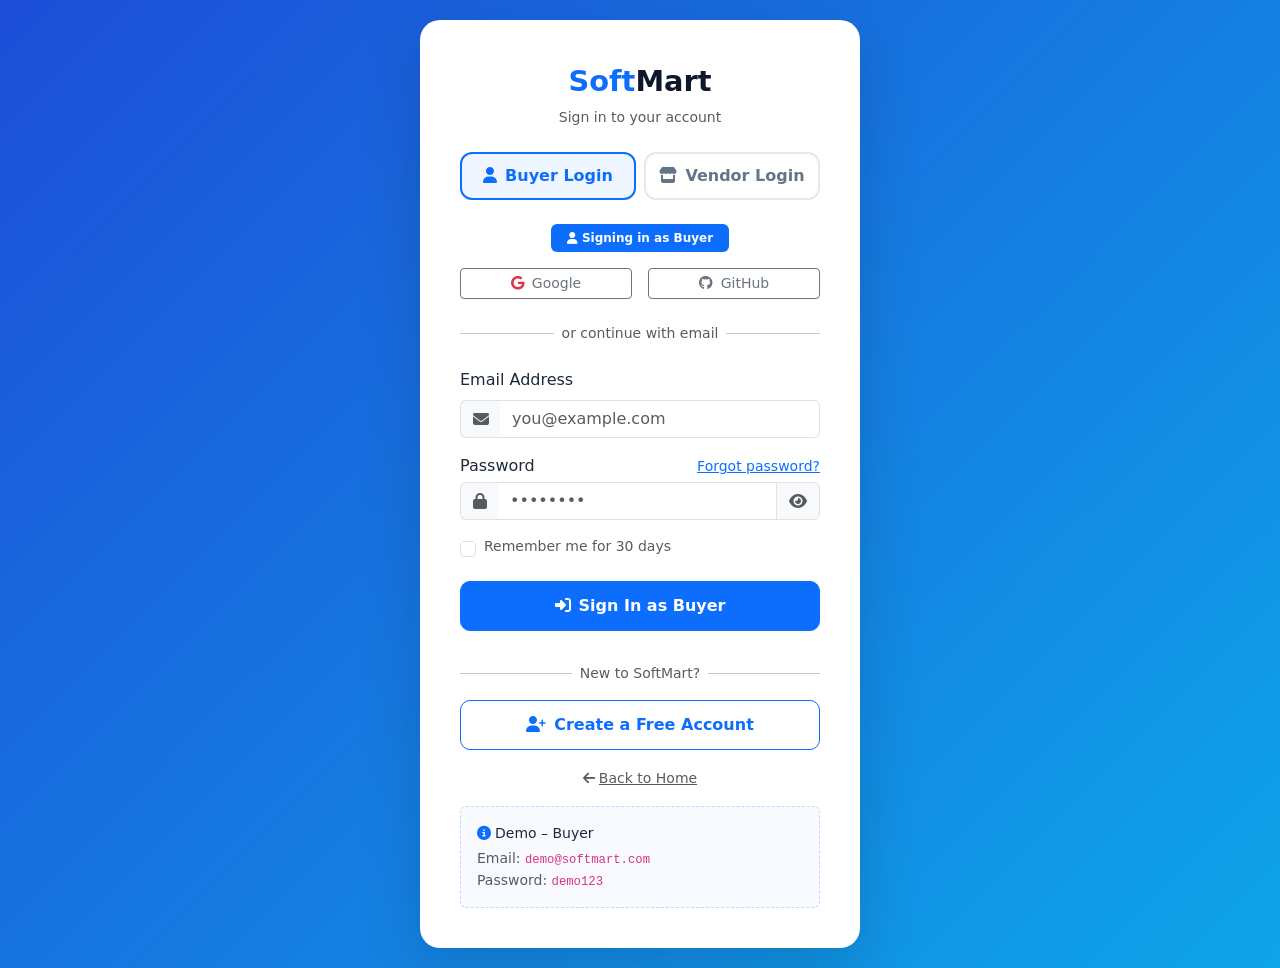
<file: checkout.html>
<!DOCTYPE html>
<html lang="en">
<head>
<meta charset="UTF-8"><meta name="viewport" content="width=device-width,initial-scale=1">
<title>Checkout – SoftMart</title>
<link rel="stylesheet" href="https://cdn.jsdelivr.net/npm/bootstrap@5.3.2/dist/css/bootstrap.min.css">
<link rel="stylesheet" href="https://cdnjs.cloudflare.com/ajax/libs/font-awesome/6.5.0/css/all.min.css">
<link rel="stylesheet" href="css/style.css">
</head>
<body>

<nav class="navbar navbar-expand-lg sticky-top">
  <div class="container">
    <a class="navbar-brand" href="index.html">Soft<span>Mart</span></a>
    <div class="d-flex align-items-center gap-3 ms-auto">
      <button class="dark-toggle" id="darkToggle"><i class="fas fa-moon"></i></button>
      <a href="cart.html" class="btn btn-outline-secondary btn-sm"><i class="fas fa-arrow-left me-1"></i>Back to Cart</a>
      <div class="nav-user-menu d-flex align-items-center gap-2" style="display:none!important">
        <div class="dropdown">
          <button class="btn btn-outline-primary btn-sm dropdown-toggle d-flex align-items-center gap-2" data-bs-toggle="dropdown">
            <div style="width:28px;height:28px;border-radius:50%;background:linear-gradient(135deg,#3b82f6,#06b6d4);display:flex;align-items:center;justify-content:center;color:#fff;font-size:.75rem;font-weight:700" class="nav-user-avatar">U</div>
            <span class="nav-user-name">User</span>
          </button>
          <ul class="dropdown-menu dropdown-menu-end">
            <li><a class="dropdown-item" href="buyer-dashboard.html"><i class="fas fa-tachometer-alt me-2 text-primary"></i>My Dashboard</a></li>
            <li><hr class="dropdown-divider"></li>
            <li><a class="dropdown-item text-danger" href="#" onclick="logout()"><i class="fas fa-sign-out-alt me-2"></i>Logout</a></li>
          </ul>
        </div>
      </div>
    </div>
  </div>
</nav>

<!-- Progress Steps -->
<div class="bg-white border-bottom py-3">
  <div class="container">
    <div class="d-flex align-items-center justify-content-center gap-2 gap-md-4 flex-wrap">
      <div class="d-flex align-items-center gap-2 text-muted"><div style="width:28px;height:28px;border-radius:50%;background:#e2e8f0;display:flex;align-items:center;justify-content:center;font-size:.8rem;color:#64748b">1</div><span class="d-none d-md-block small">Cart</span></div>
      <i class="fas fa-chevron-right text-muted small"></i>
      <div class="d-flex align-items-center gap-2 text-primary fw-600"><div style="width:28px;height:28px;border-radius:50%;background:var(--primary);display:flex;align-items:center;justify-content:center;font-size:.8rem;color:#fff">2</div><span class="d-none d-md-block small">Checkout</span></div>
      <i class="fas fa-chevron-right text-muted small"></i>
      <div class="d-flex align-items-center gap-2 text-muted"><div style="width:28px;height:28px;border-radius:50%;background:#e2e8f0;display:flex;align-items:center;justify-content:center;font-size:.8rem;color:#64748b">3</div><span class="d-none d-md-block small">Confirmation</span></div>
    </div>
  </div>
</div>

<section class="section-alt">
  <div class="container">
    <div class="row g-4">

      <!-- Customer Info -->
      <div class="col-lg-8">
        <form class="needs-validate" novalidate data-redirect="buyer-dashboard.html">

          <!-- Contact -->
          <div class="checkout-card mb-4">
            <h5 class="fw-700 mb-4"><i class="fas fa-user me-2 text-primary"></i>Customer Information</h5>
            <div class="row g-3">
              <div class="col-md-6">
                <label class="form-label fw-600">First Name</label>
                <input type="text" class="form-control" placeholder="John" required>
                <div class="invalid-feedback">Required</div>
              </div>
              <div class="col-md-6">
                <label class="form-label fw-600">Last Name</label>
                <input type="text" class="form-control" placeholder="Doe" required>
              </div>
              <div class="col-md-6">
                <label class="form-label fw-600">Email</label>
                <input type="email" class="form-control" placeholder="john@example.com" required>
                <div class="invalid-feedback">Valid email required</div>
              </div>
              <div class="col-md-6">
                <label class="form-label fw-600">Phone</label>
                <input type="tel" class="form-control" placeholder="+1 234 567 8900">
              </div>
              <div class="col-12">
                <label class="form-label fw-600">Country</label>
                <select class="form-select" required>
                  <option value="">Select country...</option>
                  <option>United States</option><option>United Kingdom</option><option>Canada</option>
                  <option>Australia</option><option>Germany</option><option>France</option><option>Other</option>
                </select>
              </div>
            </div>
          </div>

          <!-- Payment -->
          <div class="checkout-card mb-4">
            <h5 class="fw-700 mb-4"><i class="fas fa-credit-card me-2 text-primary"></i>Payment Method</h5>
            <div class="row g-3 mb-4">
              <div class="col-4"><div class="payment-option active text-center"><i class="fas fa-credit-card fs-4 text-primary d-block mb-1"></i><small class="fw-600">Credit Card</small></div></div>
              <div class="col-4"><div class="payment-option text-center"><i class="fab fa-paypal fs-4 text-primary d-block mb-1"></i><small class="fw-600">PayPal</small></div></div>
              <div class="col-4"><div class="payment-option text-center"><i class="fab fa-bitcoin fs-4 text-warning d-block mb-1"></i><small class="fw-600">Crypto</small></div></div>
            </div>
            <div class="row g-3">
              <div class="col-12">
                <label class="form-label fw-600">Card Number</label>
                <input type="text" class="form-control" placeholder="1234 5678 9012 3456" maxlength="19" required>
              </div>
              <div class="col-md-6">
                <label class="form-label fw-600">Expiry Date</label>
                <input type="text" class="form-control" placeholder="MM/YY" required>
              </div>
              <div class="col-md-6">
                <label class="form-label fw-600">CVV</label>
                <input type="text" class="form-control" placeholder="123" maxlength="4" required>
              </div>
              <div class="col-12">
                <label class="form-label fw-600">Cardholder Name</label>
                <input type="text" class="form-control" placeholder="John Doe" required>
              </div>
            </div>
          </div>

          <button type="submit" class="btn btn-primary btn-lg w-100 btn-pulse">
            <i class="fas fa-lock me-2"></i>Confirm Purchase
          </button>
          <p class="text-center text-muted small mt-2"><i class="fas fa-shield-alt me-1"></i>256-bit SSL encrypted. Your data is safe.</p>
        </form>
      </div>

      <!-- Order Summary -->
      <div class="col-lg-4">
        <div class="checkout-card sticky-top" style="top:90px">
          <h5 class="fw-700 mb-4"><i class="fas fa-receipt me-2 text-primary"></i>Order Summary</h5>
          <div id="checkoutOrderItems"></div>
          <div class="mt-3 d-flex flex-column gap-2">
            <div class="d-flex align-items-center gap-2 text-muted small"><i class="fas fa-lock text-success"></i>Secure Payment</div>
            <div class="d-flex align-items-center gap-2 text-muted small"><i class="fas fa-download text-success"></i>Instant Download</div>
            <div class="d-flex align-items-center gap-2 text-muted small"><i class="fas fa-undo text-success"></i>30-Day Refund Policy</div>
          </div>
        </div>
      </div>

    </div>
  </div>
</section>

<div class="toast-container" id="toastContainer"></div>
<script src="https://cdn.jsdelivr.net/npm/bootstrap@5.3.2/dist/js/bootstrap.bundle.min.js"></script>
<script src="js/script.js"></script>
<script>
function logout(){localStorage.removeItem('sm_user');location.href='index.html';}
document.addEventListener('DOMContentLoaded',()=>{
  if(!localStorage.getItem('sm_user')){ localStorage.setItem('sm_login_redirect','checkout.html'); location.href='login.html'; return; }
  const u=localStorage.getItem('sm_user');
  if(u){
    const parsed=JSON.parse(u);
    document.querySelectorAll('.nav-user-avatar').forEach(el=>el.textContent=parsed.name[0].toUpperCase());
    document.querySelectorAll('.nav-user-name').forEach(el=>el.textContent=parsed.name.split(' ')[0]);
    // Pre-fill customer info
    const emailInput=document.querySelector('input[type=email]');
    if(emailInput) emailInput.value=parsed.email;
  }
});
</script>
</body>
</html>
</file>
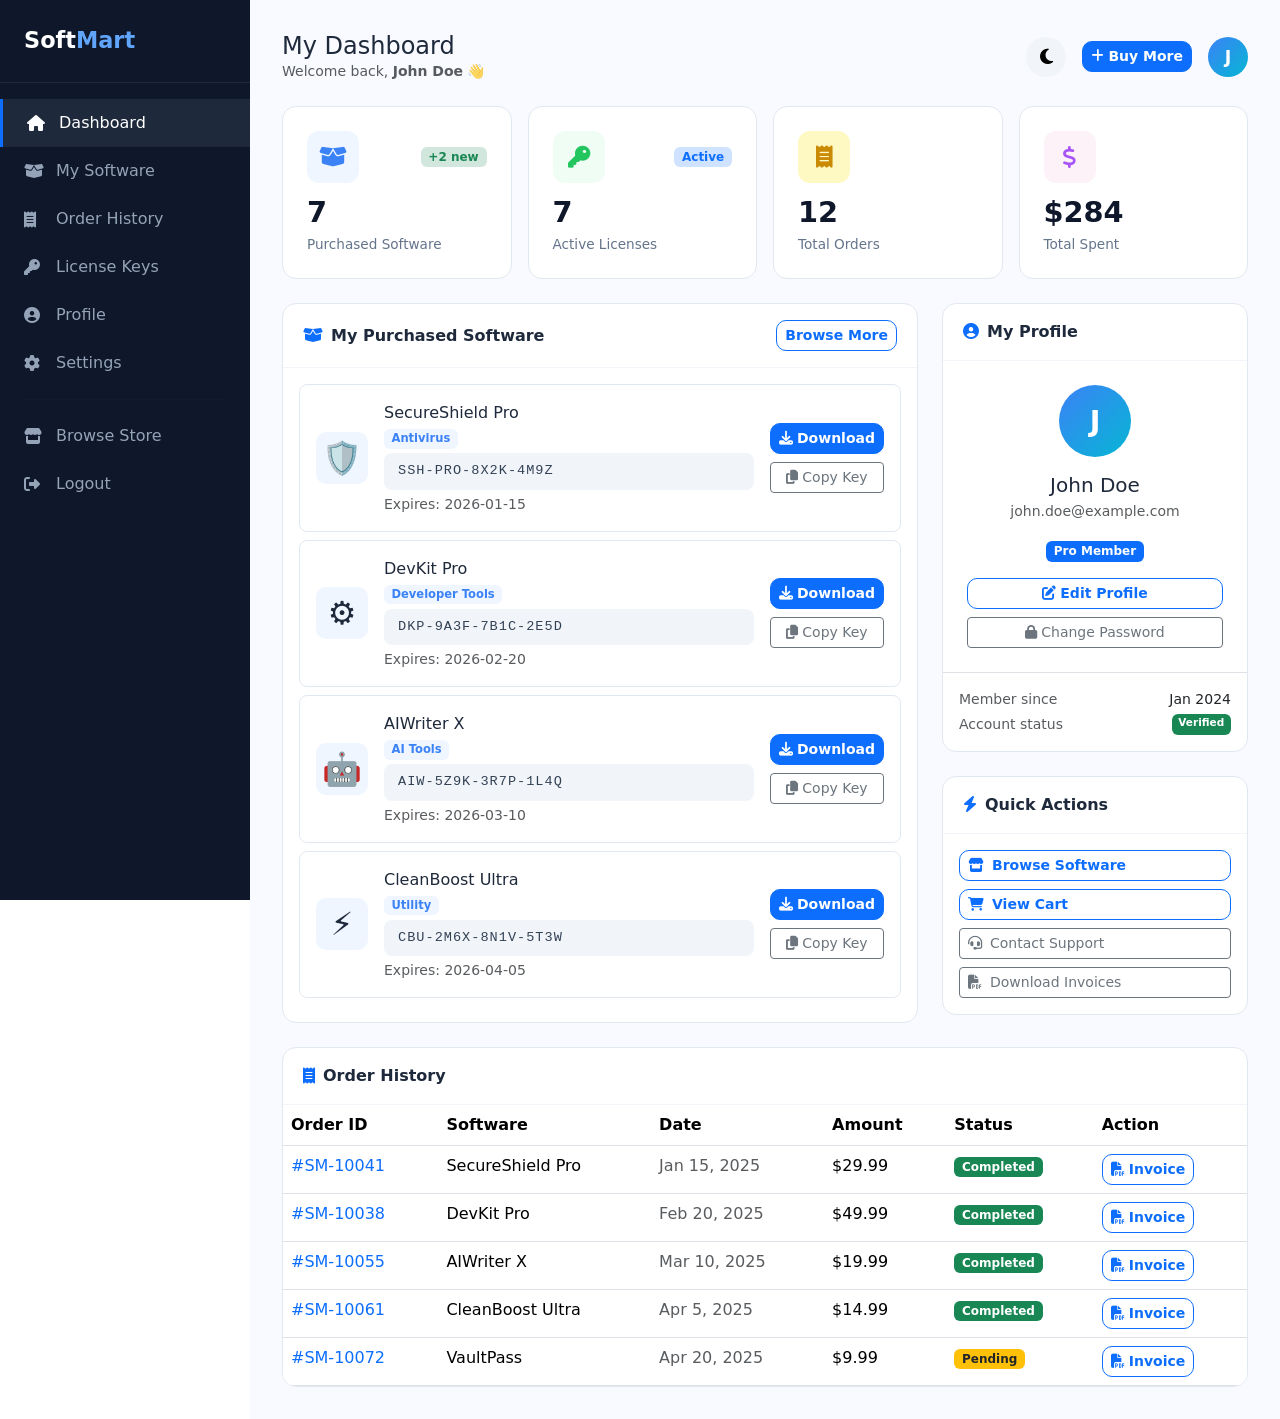
<file: dashboard.html>
<!DOCTYPE html>
<html lang="en">
<head>
<meta charset="UTF-8"><meta name="viewport" content="width=device-width,initial-scale=1">
<title>My Dashboard – SoftMart</title>
<link rel="stylesheet" href="https://cdn.jsdelivr.net/npm/bootstrap@5.3.2/dist/css/bootstrap.min.css">
<link rel="stylesheet" href="https://cdnjs.cloudflare.com/ajax/libs/font-awesome/6.5.0/css/all.min.css">
<link rel="stylesheet" href="css/style.css">
</head>
<body>

<!-- Sidebar -->
<aside class="sidebar" id="sidebar">
  <div class="sidebar-brand">Soft<span style="color:#60a5fa">Mart</span></div>
  <nav class="sidebar-nav mt-3">
    <a href="dashboard.html" class="active"><i class="fas fa-home"></i>Dashboard</a>
    <a href="#purchases"><i class="fas fa-box-open"></i>My Software</a>
    <a href="#orders"><i class="fas fa-receipt"></i>Order History</a>
    <a href="#licenses"><i class="fas fa-key"></i>License Keys</a>
    <a href="#profile"><i class="fas fa-user-circle"></i>Profile</a>
    <a href="#settings"><i class="fas fa-cog"></i>Settings</a>
    <hr style="border-color:#1e293b;margin:12px 24px">
    <a href="products.html"><i class="fas fa-store"></i>Browse Store</a>
    <a href="login.html" class="text-danger-soft"><i class="fas fa-sign-out-alt"></i>Logout</a>
  </nav>
</aside>

<!-- Main Content -->
<div class="main-content">

  <!-- Top bar -->
  <div class="d-flex align-items-center justify-content-between mb-4 flex-wrap gap-3">
    <div class="d-flex align-items-center gap-3">
      <button class="btn btn-sm btn-outline-secondary d-md-none" id="sidebarToggle"><i class="fas fa-bars"></i></button>
      <div>
        <h4 class="fw-800 mb-0">My Dashboard</h4>
        <p class="text-muted small mb-0">Welcome back, <strong>John Doe</strong> 👋</p>
      </div>
    </div>
    <div class="d-flex align-items-center gap-3">
      <button class="dark-toggle" id="darkToggle"><i class="fas fa-moon"></i></button>
      <a href="products.html" class="btn btn-primary btn-sm"><i class="fas fa-plus me-1"></i>Buy More</a>
      <div class="reviewer-avatar" style="width:40px;height:40px;cursor:pointer">J</div>
    </div>
  </div>

  <!-- Stat Cards -->
  <div class="row g-3 mb-4">
    <div class="col-6 col-lg-3">
      <div class="stat-card">
        <div class="d-flex align-items-center justify-content-between mb-2">
          <div class="stat-icon" style="background:#eff6ff;color:#3b82f6"><i class="fas fa-box-open"></i></div>
          <span class="badge bg-success-subtle text-success small">+2 new</span>
        </div>
        <div class="stat-value">7</div>
        <div class="stat-label">Purchased Software</div>
      </div>
    </div>
    <div class="col-6 col-lg-3">
      <div class="stat-card">
        <div class="d-flex align-items-center justify-content-between mb-2">
          <div class="stat-icon" style="background:#f0fdf4;color:#22c55e"><i class="fas fa-key"></i></div>
          <span class="badge bg-primary-subtle text-primary small">Active</span>
        </div>
        <div class="stat-value">7</div>
        <div class="stat-label">Active Licenses</div>
      </div>
    </div>
    <div class="col-6 col-lg-3">
      <div class="stat-card">
        <div class="d-flex align-items-center justify-content-between mb-2">
          <div class="stat-icon" style="background:#fef9c3;color:#ca8a04"><i class="fas fa-receipt"></i></div>
        </div>
        <div class="stat-value">12</div>
        <div class="stat-label">Total Orders</div>
      </div>
    </div>
    <div class="col-6 col-lg-3">
      <div class="stat-card">
        <div class="d-flex align-items-center justify-content-between mb-2">
          <div class="stat-icon" style="background:#fdf2f8;color:#a855f7"><i class="fas fa-dollar-sign"></i></div>
        </div>
        <div class="stat-value">$284</div>
        <div class="stat-label">Total Spent</div>
      </div>
    </div>
  </div>

  <div class="row g-4">
    <!-- Purchased Software -->
    <div class="col-lg-8">
      <div class="dash-card" id="purchases">
        <div class="dash-card-header d-flex justify-content-between align-items-center">
          <span><i class="fas fa-box-open me-2 text-primary"></i>My Purchased Software</span>
          <a href="products.html" class="btn btn-sm btn-outline-primary">Browse More</a>
        </div>
        <div class="p-3">
          <div id="purchasedList"></div>
        </div>
      </div>
    </div>

    <!-- Profile Card -->
    <div class="col-lg-4">
      <div class="dash-card mb-4" id="profile">
        <div class="dash-card-header"><i class="fas fa-user-circle me-2 text-primary"></i>My Profile</div>
        <div class="p-4 text-center">
          <div class="reviewer-avatar mx-auto mb-3" style="width:72px;height:72px;font-size:1.8rem">J</div>
          <h5 class="fw-700 mb-1">John Doe</h5>
          <p class="text-muted small mb-3">john.doe@example.com</p>
          <span class="badge bg-primary mb-3">Pro Member</span>
          <div class="d-grid gap-2">
            <button class="btn btn-outline-primary btn-sm" data-bs-toggle="modal" data-bs-target="#editProfileModal">
              <i class="fas fa-edit me-1"></i>Edit Profile
            </button>
            <button class="btn btn-outline-secondary btn-sm" onclick="showToast('Password reset email sent!','success')">
              <i class="fas fa-lock me-1"></i>Change Password
            </button>
          </div>
        </div>
        <div class="p-3 border-top">
          <div class="d-flex justify-content-between small text-muted mb-1"><span>Member since</span><span class="fw-600 text-dark">Jan 2024</span></div>
          <div class="d-flex justify-content-between small text-muted"><span>Account status</span><span class="badge bg-success">Verified</span></div>
        </div>
      </div>

      <!-- Quick Links -->
      <div class="dash-card">
        <div class="dash-card-header"><i class="fas fa-bolt me-2 text-primary"></i>Quick Actions</div>
        <div class="p-3 d-grid gap-2">
          <a href="products.html" class="btn btn-sm btn-outline-primary text-start"><i class="fas fa-store me-2"></i>Browse Software</a>
          <a href="cart.html" class="btn btn-sm btn-outline-primary text-start"><i class="fas fa-shopping-cart me-2"></i>View Cart</a>
          <button class="btn btn-sm btn-outline-secondary text-start" onclick="showToast('Support ticket created!','success')"><i class="fas fa-headset me-2"></i>Contact Support</button>
          <button class="btn btn-sm btn-outline-secondary text-start" onclick="showToast('Invoice downloaded!','success')"><i class="fas fa-file-pdf me-2"></i>Download Invoices</button>
        </div>
      </div>
    </div>

    <!-- Order History -->
    <div class="col-12">
      <div class="dash-card" id="orders">
        <div class="dash-card-header"><i class="fas fa-receipt me-2 text-primary"></i>Order History</div>
        <div class="table-responsive">
          <table class="table table-hover mb-0">
            <thead style="background:#f8faff">
              <tr><th>Order ID</th><th>Software</th><th>Date</th><th>Amount</th><th>Status</th><th>Action</th></tr>
            </thead>
            <tbody id="orderTable"></tbody>
          </table>
        </div>
      </div>
    </div>
  </div>
</div>

<!-- Edit Profile Modal -->
<div class="modal fade" id="editProfileModal" tabindex="-1">
  <div class="modal-dialog modal-dialog-centered">
    <div class="modal-content">
      <div class="modal-header border-0">
        <h5 class="modal-title fw-700">Edit Profile</h5>
        <button type="button" class="btn-close" data-bs-dismiss="modal"></button>
      </div>
      <div class="modal-body">
        <div class="row g-3">
          <div class="col-6"><label class="form-label fw-600">First Name</label><input type="text" class="form-control" value="John"></div>
          <div class="col-6"><label class="form-label fw-600">Last Name</label><input type="text" class="form-control" value="Doe"></div>
          <div class="col-12"><label class="form-label fw-600">Email</label><input type="email" class="form-control" value="john.doe@example.com"></div>
          <div class="col-12"><label class="form-label fw-600">Phone</label><input type="tel" class="form-control" placeholder="+1 234 567 8900"></div>
        </div>
      </div>
      <div class="modal-footer border-0">
        <button class="btn btn-secondary" data-bs-dismiss="modal">Cancel</button>
        <button class="btn btn-primary" data-bs-dismiss="modal" onclick="showToast('Profile updated!','success')">Save Changes</button>
      </div>
    </div>
  </div>
</div>

<div class="toast-container" id="toastContainer"></div>
<script src="https://cdn.jsdelivr.net/npm/bootstrap@5.3.2/dist/js/bootstrap.bundle.min.js"></script>
<script src="js/script.js"></script>
<script>
const purchased = [
  { id:1, icon:'🛡️', name:'SecureShield Pro', cat:'Antivirus', price:29.99, key:'SSH-PRO-8X2K-4M9Z', date:'2025-01-15', expires:'2026-01-15' },
  { id:3, icon:'⚙️', name:'DevKit Pro', cat:'Developer Tools', price:49.99, key:'DKP-9A3F-7B1C-2E5D', date:'2025-02-20', expires:'2026-02-20' },
  { id:5, icon:'🤖', name:'AIWriter X', cat:'AI Tools', price:19.99, key:'AIW-5Z9K-3R7P-1L4Q', date:'2025-03-10', expires:'2026-03-10' },
  { id:6, icon:'⚡', name:'CleanBoost Ultra', cat:'Utility', price:14.99, key:'CBU-2M6X-8N1V-5T3W', date:'2025-04-05', expires:'2026-04-05' },
];

const orders = [
  { id:'#SM-10041', software:'SecureShield Pro', date:'Jan 15, 2025', amount:'$29.99', status:'Completed' },
  { id:'#SM-10038', software:'DevKit Pro', date:'Feb 20, 2025', amount:'$49.99', status:'Completed' },
  { id:'#SM-10055', software:'AIWriter X', date:'Mar 10, 2025', amount:'$19.99', status:'Completed' },
  { id:'#SM-10061', software:'CleanBoost Ultra', date:'Apr 5, 2025', amount:'$14.99', status:'Completed' },
  { id:'#SM-10072', software:'VaultPass', date:'Apr 20, 2025', amount:'$9.99', status:'Pending' },
];

document.getElementById('purchasedList').innerHTML = purchased.map(p => `
  <div class="d-flex align-items-center gap-3 p-3 rounded-3 mb-2 hover-row" style="border:1px solid #e2e8f0">
    <div style="font-size:2rem;width:52px;height:52px;background:#eff6ff;border-radius:10px;display:flex;align-items:center;justify-content:center">${p.icon}</div>
    <div class="flex-grow-1">
      <div class="fw-700">${p.name}</div>
      <span class="badge" style="background:#eff6ff;color:#3b82f6;font-size:.72rem">${p.cat}</span>
      <div id="licenses">
        <div class="license-key mt-1" id="key-${p.id}">${p.key}</div>
      </div>
      <div class="text-muted small mt-1">Expires: ${p.expires}</div>
    </div>
    <div class="d-flex flex-column gap-2">
      <button class="btn btn-sm btn-primary" onclick="showToast('⬇️ Download started!','success')"><i class="fas fa-download me-1"></i>Download</button>
      <button class="btn btn-sm btn-outline-secondary" onclick="copyKey('${p.key}')"><i class="fas fa-copy me-1"></i>Copy Key</button>
    </div>
  </div>`).join('');

document.getElementById('orderTable').innerHTML = orders.map(o => `
  <tr>
    <td class="fw-600 text-primary">${o.id}</td>
    <td>${o.software}</td>
    <td class="text-muted">${o.date}</td>
    <td class="fw-700">${o.amount}</td>
    <td><span class="badge ${o.status==='Completed'?'bg-success':'bg-warning text-dark'}">${o.status}</span></td>
    <td><button class="btn btn-sm btn-outline-primary" onclick="showToast('Invoice downloaded!','info')"><i class="fas fa-file-pdf me-1"></i>Invoice</button></td>
  </tr>`).join('');

function copyKey(key) {
  navigator.clipboard.writeText(key).then(() => showToast('✅ License key copied!','success'));
}
</script>
</body>
</html>
</file>
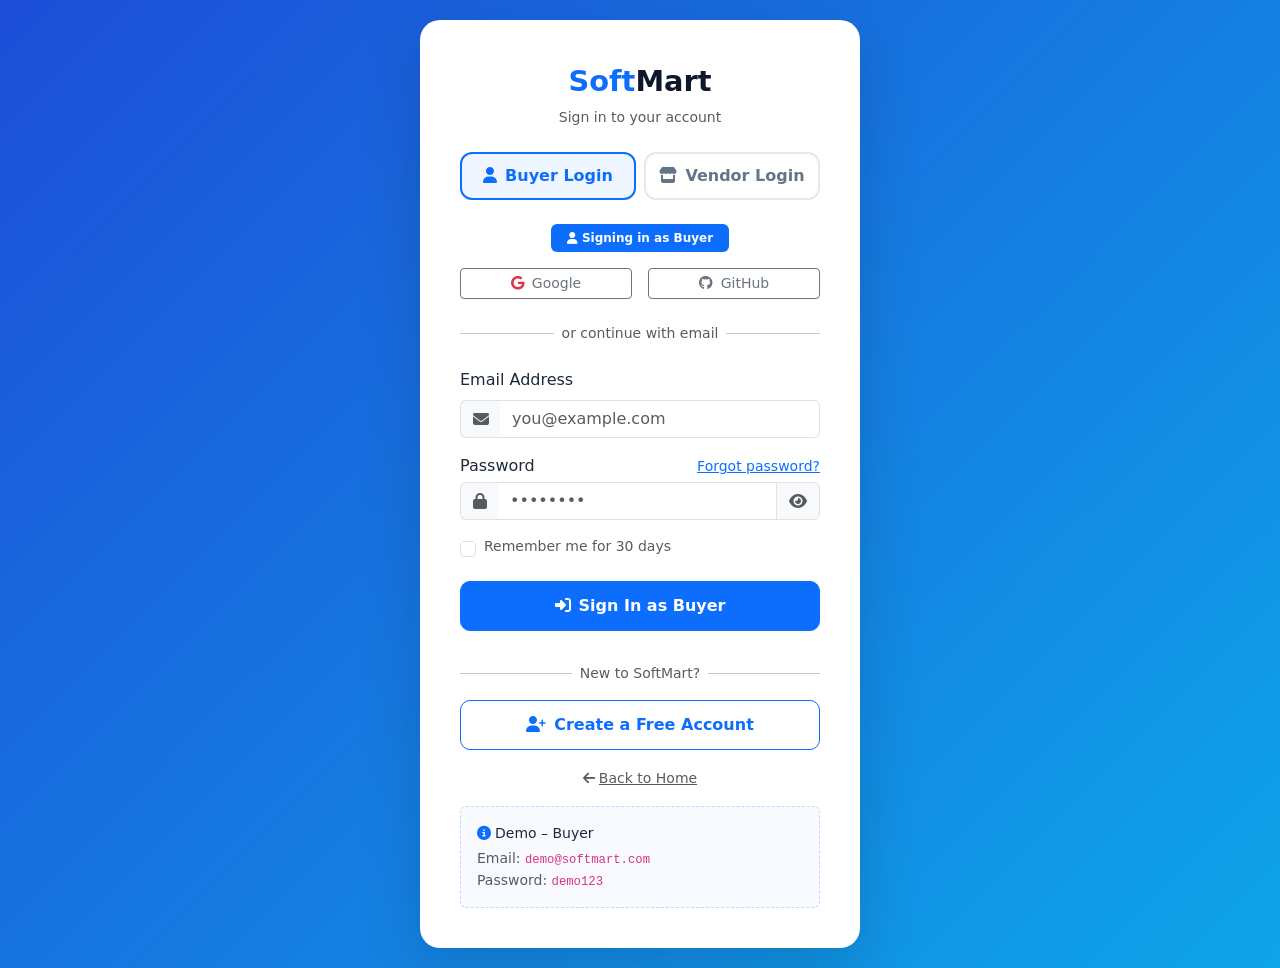
<file: login.html>
<!DOCTYPE html>
<html lang="en">
<head>
<meta charset="UTF-8"><meta name="viewport" content="width=device-width,initial-scale=1">
<title>Login – SoftMart</title>
<link rel="stylesheet" href="https://cdn.jsdelivr.net/npm/bootstrap@5.3.2/dist/css/bootstrap.min.css">
<link rel="stylesheet" href="https://cdnjs.cloudflare.com/ajax/libs/font-awesome/6.5.0/css/all.min.css">
<link rel="stylesheet" href="css/style.css">
<style>
  .role-tab { flex:1; padding:10px; border:2px solid #e2e8f0; border-radius:12px; background:#fff; font-weight:600; cursor:pointer; transition:all .2s; color:#64748b; }
  .role-tab.active { border-color:var(--primary); background:#eff6ff; color:var(--primary); }
  .role-tab.vendor-tab.active { border-color:#06b6d4; background:#ecfeff; color:#0891b2; }
</style>
</head>
<body>

<div class="auth-wrapper">
  <div class="auth-card">

    <!-- Logo -->
    <div class="text-center mb-4">
      <a href="index.html" class="text-decoration-none">
        <div class="auth-logo">Soft<span style="color:#0f172a">Mart</span></div>
      </a>
      <p class="text-muted small mt-1">Sign in to your account</p>
    </div>

    <!-- Role Tabs -->
    <div class="d-flex gap-2 mb-4">
      <button class="role-tab active" id="buyerTab" onclick="switchTab('buyer')">
        <i class="fas fa-user me-2"></i>Buyer Login
      </button>
      <button class="role-tab vendor-tab" id="vendorTab" onclick="switchTab('vendor')">
        <i class="fas fa-store me-2"></i>Vendor Login
      </button>
    </div>

    <!-- Role badge -->
    <div id="roleBadge" class="text-center mb-3">
      <span class="badge bg-primary px-3 py-2" id="roleBadgeText">
        <i class="fas fa-user me-1"></i>Signing in as Buyer
      </span>
    </div>

    <!-- Social Login (buyer only) -->
    <div id="socialBtns" class="d-flex gap-3 mb-4">
      <button type="button" class="btn btn-outline-secondary flex-fill btn-sm" id="googleBtn">
        <i class="fab fa-google me-2 text-danger"></i>Google
      </button>
      <button type="button" class="btn btn-outline-secondary flex-fill btn-sm" id="githubBtn">
        <i class="fab fa-github me-2"></i>GitHub
      </button>
    </div>
    <div id="socialDivider" class="d-flex align-items-center gap-2 mb-4">
      <hr class="flex-grow-1 m-0"><span class="text-muted small">or continue with email</span><hr class="flex-grow-1 m-0">
    </div>

    <!-- Vendor Info Box (hidden by default) -->
    <div id="vendorInfoBox" class="mb-4 p-3 rounded" style="display:none;background:#ecfeff;border:1px solid #a5f3fc">
      <p class="small mb-0" style="color:#0891b2"><i class="fas fa-info-circle me-2"></i>Vendor accounts are created by SoftMart admin. Use your registered vendor email and password.</p>
    </div>

    <!-- Form -->
    <form id="loginForm" novalidate>

      <div class="mb-3">
        <label class="form-label fw-600">Email Address</label>
        <div class="input-group">
          <span class="input-group-text bg-light border-end-0"><i class="fas fa-envelope text-muted"></i></span>
          <input type="email" id="loginEmail" class="form-control border-start-0" placeholder="you@example.com" required>
        </div>
        <div class="text-danger small mt-1" id="emailErr" style="display:none">Please enter a valid email.</div>
      </div>

      <div class="mb-3">
        <div class="d-flex justify-content-between align-items-center">
          <label class="form-label fw-600 mb-0">Password</label>
          <a href="#" class="text-primary small" id="forgotBtn">Forgot password?</a>
        </div>
        <div class="input-group mt-1">
          <span class="input-group-text bg-light border-end-0"><i class="fas fa-lock text-muted"></i></span>
          <input type="password" id="loginPass" class="form-control border-start-0" placeholder="••••••••" required minlength="6">
          <button type="button" class="input-group-text bg-light" id="togglePassBtn"><i class="fas fa-eye text-muted"></i></button>
        </div>
        <div class="text-danger small mt-1" id="passErr" style="display:none">Password must be at least 6 characters.</div>
      </div>

      <div class="mb-4 d-flex align-items-center gap-2">
        <input type="checkbox" class="form-check-input" id="rememberMe">
        <label class="form-check-label text-muted small" for="rememberMe">Remember me for 30 days</label>
      </div>

      <button type="submit" class="btn btn-primary w-100 btn-lg mb-3" id="submitBtn">
        <i class="fas fa-sign-in-alt me-2"></i>Sign In as Buyer
      </button>

    </form>

    <!-- Register (buyer only) -->
    <div id="registerSection">
      <div class="d-flex align-items-center gap-2 my-3">
        <hr class="flex-grow-1 m-0"><span class="text-muted small">New to SoftMart?</span><hr class="flex-grow-1 m-0">
      </div>
      <a href="register.html" class="btn btn-outline-primary w-100 btn-lg mb-3">
        <i class="fas fa-user-plus me-2"></i>Create a Free Account
      </a>
    </div>

    <p class="text-center mb-3">
      <a href="index.html" class="text-muted small"><i class="fas fa-arrow-left me-1"></i>Back to Home</a>
    </p>

    <!-- Demo Hint -->
    <div class="p-3 rounded" id="demoHint" style="background:#f8faff;border:1px dashed #bfdbfe">
      <p class="small fw-600 mb-1"><i class="fas fa-info-circle me-1 text-primary"></i>Demo – Buyer</p>
      <p class="small text-muted mb-0">Email: <code>demo@softmart.com</code><br>Password: <code>demo123</code></p>
    </div>

  </div>
</div>

<div class="toast-container" id="toastContainer"></div>

<script src="https://cdn.jsdelivr.net/npm/bootstrap@5.3.2/dist/js/bootstrap.bundle.min.js"></script>
<script src="js/script.js"></script>
<script>
  // Redirect if already logged in
  if (localStorage.getItem('sm_user')) {
    const u = JSON.parse(localStorage.getItem('sm_user'));
    location.href = u.role === 'vendor' ? 'vendor-dashboard.html' : 'buyer-dashboard.html';
  }

  let currentRole = 'buyer';

  function switchTab(role) {
    currentRole = role;
    const isVendor = role === 'vendor';

    // Tab styles
    document.getElementById('buyerTab').classList.toggle('active', !isVendor);
    document.getElementById('vendorTab').classList.toggle('active', isVendor);

    // Badge
    const badge = document.getElementById('roleBadgeText');
    if (isVendor) {
      badge.className = 'badge px-3 py-2';
      badge.style.background = '#0891b2';
      badge.innerHTML = '<i class="fas fa-store me-1"></i>Signing in as Vendor';
    } else {
      badge.className = 'badge bg-primary px-3 py-2';
      badge.style.background = '';
      badge.innerHTML = '<i class="fas fa-user me-1"></i>Signing in as Buyer';
    }

    // Show/hide social buttons
    document.getElementById('socialBtns').style.display    = isVendor ? 'none' : '';
    document.getElementById('socialDivider').style.display = isVendor ? 'none' : '';

    // Show/hide vendor info box
    document.getElementById('vendorInfoBox').style.display = isVendor ? '' : 'none';

    // Register section
    document.getElementById('registerSection').style.display = isVendor ? 'none' : '';

    // Submit button label
    document.getElementById('submitBtn').innerHTML = isVendor
      ? '<i class="fas fa-store me-2"></i>Sign In as Vendor'
      : '<i class="fas fa-sign-in-alt me-2"></i>Sign In as Buyer';

    // Demo hint
    const hint = document.getElementById('demoHint');
    hint.innerHTML = isVendor
      ? '<p class="small fw-600 mb-1"><i class="fas fa-info-circle me-1" style="color:#0891b2"></i>Demo – Vendor</p><p class="small text-muted mb-0">Email: <code>vendor@softmart.com</code><br>Password: <code>vendor123</code></p>'
      : '<p class="small fw-600 mb-1"><i class="fas fa-info-circle me-1 text-primary"></i>Demo – Buyer</p><p class="small text-muted mb-0">Email: <code>demo@softmart.com</code><br>Password: <code>demo123</code></p>';
  }

  // Toggle password
  document.getElementById('togglePassBtn').addEventListener('click', function() {
    const input = document.getElementById('loginPass');
    const icon = this.querySelector('i');
    input.type = input.type === 'password' ? 'text' : 'password';
    icon.classList.toggle('fa-eye');
    icon.classList.toggle('fa-eye-slash');
  });

  // Forgot password
  document.getElementById('forgotBtn').addEventListener('click', function(e) {
    e.preventDefault();
    showToast('Password reset link sent to your email!', 'info');
  });

  // Social buttons
  document.getElementById('googleBtn').addEventListener('click', () => showToast('Google login coming soon!', 'info'));
  document.getElementById('githubBtn').addEventListener('click', () => showToast('GitHub login coming soon!', 'info'));

  // Form submit
  document.getElementById('loginForm').addEventListener('submit', function(e) {
    e.preventDefault();

    const email    = document.getElementById('loginEmail').value.trim().toLowerCase();
    const password = document.getElementById('loginPass').value;
    let valid = true;

    const emailRegex = /^[^\s@]+@[^\s@]+\.[^\s@]+$/;
    if (!email || !emailRegex.test(email)) {
      document.getElementById('emailErr').style.display = 'block';
      document.getElementById('loginEmail').classList.add('is-invalid');
      valid = false;
    } else {
      document.getElementById('emailErr').style.display = 'none';
      document.getElementById('loginEmail').classList.remove('is-invalid');
    }

    if (!password || password.length < 6) {
      document.getElementById('passErr').style.display = 'block';
      document.getElementById('loginPass').classList.add('is-invalid');
      valid = false;
    } else {
      document.getElementById('passErr').style.display = 'none';
      document.getElementById('loginPass').classList.remove('is-invalid');
    }

    if (!valid) return;

    // ── Hard-coded credentials ──────────────────────────────────────────────
    const accounts = {
      buyer:  { email: 'demo@softmart.com',   password: 'demo123',   name: 'John Doe' },
      vendor: { email: 'vendor@softmart.com', password: 'vendor123', name: 'CreativeEdge Studio' },
    };

    const account = accounts[currentRole];

    if (email !== account.email || password !== account.password) {
      showToast('❌ Invalid email or password!', 'error');
      document.getElementById('loginEmail').classList.add('is-invalid');
      document.getElementById('loginPass').classList.add('is-invalid');
      document.getElementById('emailErr').textContent = 'Email or password is incorrect.';
      document.getElementById('emailErr').style.display = 'block';
      document.getElementById('passErr').style.display = 'none';
      return;
    }

    // ── Save session ────────────────────────────────────────────────────────
    localStorage.setItem('sm_user', JSON.stringify({ email: account.email, name: account.name, role: currentRole }));

    showToast(`✅ Welcome back, ${account.name}!`, 'success');

    setTimeout(() => {
      if (currentRole === 'vendor') {
        location.href = 'vendor-dashboard.html';
      } else {
        const back = localStorage.getItem('sm_login_redirect');
        localStorage.removeItem('sm_login_redirect');
        location.href = back || 'buyer-dashboard.html';
      }
    }, 1000);
  });
</script>
</body>
</html>
</file>
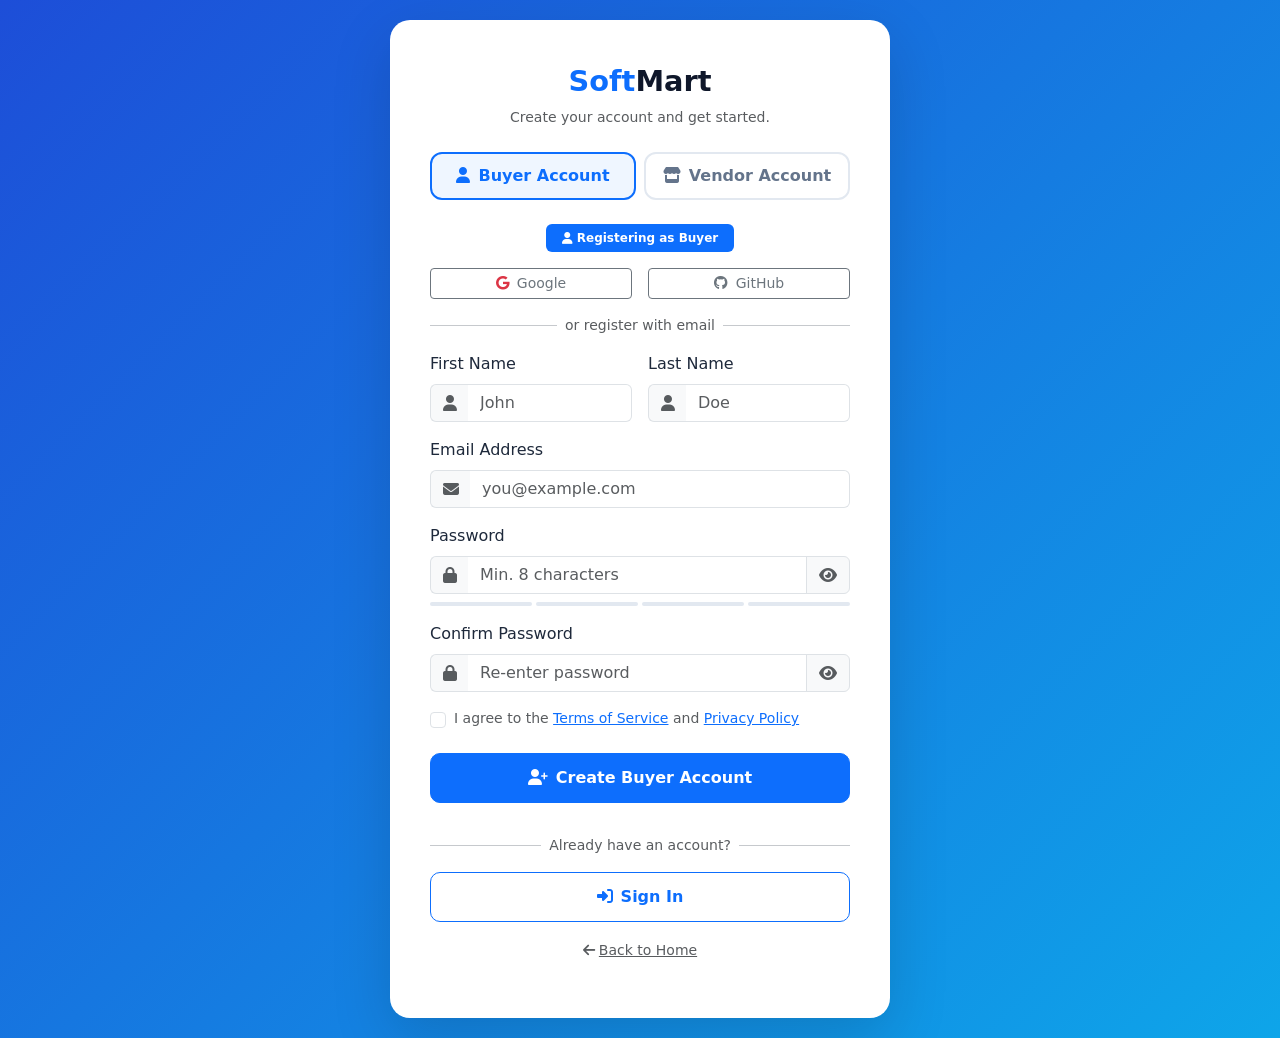
<file: register.html>
<!DOCTYPE html>
<html lang="en">
<head>
<meta charset="UTF-8"><meta name="viewport" content="width=device-width,initial-scale=1">
<title>Register – SoftMart</title>
<link rel="stylesheet" href="https://cdn.jsdelivr.net/npm/bootstrap@5.3.2/dist/css/bootstrap.min.css">
<link rel="stylesheet" href="https://cdnjs.cloudflare.com/ajax/libs/font-awesome/6.5.0/css/all.min.css">
<link rel="stylesheet" href="css/style.css">
<style>
  .role-tab { flex:1; padding:10px; border:2px solid #e2e8f0; border-radius:12px; background:#fff; font-weight:600; cursor:pointer; transition:all .2s; color:#64748b; }
  .role-tab.active { border-color:var(--primary); background:#eff6ff; color:var(--primary); }
  .role-tab.vendor-tab.active { border-color:#06b6d4; background:#ecfeff; color:#0891b2; }
</style>
</head>
<body>

<div class="auth-wrapper">
  <div class="auth-card" style="max-width:500px">

    <!-- Logo -->
    <div class="text-center mb-4">
      <a href="index.html" class="text-decoration-none">
        <div class="auth-logo">Soft<span style="color:#0f172a">Mart</span></div>
      </a>
      <p class="text-muted small mt-1">Create your account and get started.</p>
    </div>

    <!-- Role Tabs -->
    <div class="d-flex gap-2 mb-4">
      <button class="role-tab active" id="buyerTab" onclick="switchTab('buyer')">
        <i class="fas fa-user me-2"></i>Buyer Account
      </button>
      <button class="role-tab vendor-tab" id="vendorTab" onclick="switchTab('vendor')">
        <i class="fas fa-store me-2"></i>Vendor Account
      </button>
    </div>

    <!-- Role Badge -->
    <div class="text-center mb-3">
      <span class="badge bg-primary px-3 py-2" id="roleBadge">
        <i class="fas fa-user me-1"></i>Registering as Buyer
      </span>
    </div>

    <!-- Social Signup (buyer only) -->
    <div id="socialBtns" class="d-flex gap-3 mb-3">
      <button type="button" class="btn btn-outline-secondary flex-fill btn-sm" onclick="showToast('Google signup coming soon','info')">
        <i class="fab fa-google me-2 text-danger"></i>Google
      </button>
      <button type="button" class="btn btn-outline-secondary flex-fill btn-sm" onclick="showToast('GitHub signup coming soon','info')">
        <i class="fab fa-github me-2"></i>GitHub
      </button>
    </div>
    <div id="socialDivider" class="d-flex align-items-center gap-2 mb-3">
      <hr class="flex-grow-1 m-0"><span class="text-muted small">or register with email</span><hr class="flex-grow-1 m-0">
    </div>

    <!-- Vendor Info Box -->
    <div id="vendorInfoBox" class="mb-3 p-3 rounded" style="display:none;background:#ecfeff;border:1px solid #a5f3fc">
      <p class="small mb-0" style="color:#0891b2"><i class="fas fa-store me-2"></i>Register as a vendor to upload and sell your software on SoftMart.</p>
    </div>

    <!-- Form -->
    <form id="registerForm" novalidate>
      <div class="row g-3">

        <div class="col-md-6">
          <label class="form-label fw-600">First Name</label>
          <div class="input-group">
            <span class="input-group-text bg-light border-end-0"><i class="fas fa-user text-muted"></i></span>
            <input type="text" id="fname" class="form-control border-start-0" placeholder="John" required minlength="2">
          </div>
          <div class="text-danger small mt-1" id="fnameErr" style="display:none">Min. 2 characters required.</div>
        </div>

        <div class="col-md-6">
          <label class="form-label fw-600">Last Name</label>
          <div class="input-group">
            <span class="input-group-text bg-light border-end-0"><i class="fas fa-user text-muted"></i></span>
            <input type="text" id="lname" class="form-control border-start-0" placeholder="Doe" required>
          </div>
          <div class="text-danger small mt-1" id="lnameErr" style="display:none">Last name is required.</div>
        </div>

        <!-- Vendor: Company Name -->
        <div class="col-12" id="companyField" style="display:none">
          <label class="form-label fw-600">Company / Brand Name</label>
          <div class="input-group">
            <span class="input-group-text bg-light border-end-0"><i class="fas fa-building text-muted"></i></span>
            <input type="text" id="companyName" class="form-control border-start-0" placeholder="e.g. CreativeEdge Studio">
          </div>
        </div>

        <div class="col-12">
          <label class="form-label fw-600">Email Address</label>
          <div class="input-group">
            <span class="input-group-text bg-light border-end-0"><i class="fas fa-envelope text-muted"></i></span>
            <input type="email" id="regEmail" class="form-control border-start-0" placeholder="you@example.com" required>
          </div>
          <div class="text-danger small mt-1" id="emailErr" style="display:none">Enter a valid email address.</div>
        </div>

        <!-- Vendor: Phone -->
        <div class="col-12" id="phoneField" style="display:none">
          <label class="form-label fw-600">Phone Number</label>
          <div class="input-group">
            <span class="input-group-text bg-light border-end-0"><i class="fas fa-phone text-muted"></i></span>
            <input type="tel" id="phone" class="form-control border-start-0" placeholder="+880 1700 000000">
          </div>
        </div>

        <div class="col-12">
          <label class="form-label fw-600">Password</label>
          <div class="input-group">
            <span class="input-group-text bg-light border-end-0"><i class="fas fa-lock text-muted"></i></span>
            <input type="password" id="regPass" class="form-control border-start-0" placeholder="Min. 8 characters" required minlength="8">
            <button type="button" class="input-group-text bg-light" id="toggleRegPass"><i class="fas fa-eye text-muted"></i></button>
          </div>
          <div class="mt-2 d-flex gap-1">
            <div class="flex-fill rounded" style="height:4px;background:#e2e8f0" id="sb1"></div>
            <div class="flex-fill rounded" style="height:4px;background:#e2e8f0" id="sb2"></div>
            <div class="flex-fill rounded" style="height:4px;background:#e2e8f0" id="sb3"></div>
            <div class="flex-fill rounded" style="height:4px;background:#e2e8f0" id="sb4"></div>
          </div>
          <small id="strengthLabel" class="text-muted"></small>
          <div class="text-danger small mt-1" id="passErr" style="display:none">Min. 8 characters required.</div>
        </div>

        <div class="col-12">
          <label class="form-label fw-600">Confirm Password</label>
          <div class="input-group">
            <span class="input-group-text bg-light border-end-0"><i class="fas fa-lock text-muted"></i></span>
            <input type="password" id="confirmPass" class="form-control border-start-0" placeholder="Re-enter password" required>
            <button type="button" class="input-group-text bg-light" id="toggleConfirmPass"><i class="fas fa-eye text-muted"></i></button>
          </div>
          <div class="text-danger small mt-1" id="confirmErr" style="display:none">Passwords do not match.</div>
        </div>

        <!-- Vendor: Category -->
        <div class="col-12" id="categoryField" style="display:none">
          <label class="form-label fw-600">Software Category</label>
          <select id="vendorCat" class="form-select">
            <option value="">Select your primary category...</option>
            <option>Antivirus</option><option>Design</option><option>Developer Tools</option>
            <option>Office</option><option>AI Tools</option><option>Utility</option>
          </select>
        </div>

        <div class="col-12">
          <div class="d-flex gap-2 align-items-start">
            <input type="checkbox" class="form-check-input mt-1" id="terms">
            <label class="form-check-label text-muted small" for="terms">
              I agree to the <a href="#" class="text-primary">Terms of Service</a> and <a href="#" class="text-primary">Privacy Policy</a>
            </label>
          </div>
          <div class="text-danger small mt-1" id="termsErr" style="display:none">You must agree to continue.</div>
        </div>

      </div>

      <button type="submit" class="btn btn-primary w-100 btn-lg btn-pulse mt-4 mb-3" id="submitBtn">
        <i class="fas fa-user-plus me-2"></i>Create Buyer Account
      </button>
    </form>

    <div class="d-flex align-items-center gap-2 my-3">
      <hr class="flex-grow-1 m-0"><span class="text-muted small">Already have an account?</span><hr class="flex-grow-1 m-0">
    </div>
    <a href="login.html" class="btn btn-outline-primary w-100 btn-lg mb-3">
      <i class="fas fa-sign-in-alt me-2"></i>Sign In
    </a>
    <p class="text-center">
      <a href="index.html" class="text-muted small"><i class="fas fa-arrow-left me-1"></i>Back to Home</a>
    </p>

  </div>
</div>

<div class="toast-container" id="toastContainer"></div>
<script src="https://cdn.jsdelivr.net/npm/bootstrap@5.3.2/dist/js/bootstrap.bundle.min.js"></script>
<script src="js/script.js"></script>
<script>
  // Redirect if already logged in
  if (localStorage.getItem('sm_user')) {
    const u = JSON.parse(localStorage.getItem('sm_user'));
    location.href = u.role === 'vendor' ? 'vendor-dashboard.html' : 'buyer-dashboard.html';
  }

  let currentRole = 'buyer';

  function switchTab(role) {
    currentRole = role;
    const isVendor = role === 'vendor';

    document.getElementById('buyerTab').classList.toggle('active', !isVendor);
    document.getElementById('vendorTab').classList.toggle('active', isVendor);

    // Badge
    const badge = document.getElementById('roleBadge');
    if (isVendor) {
      badge.style.background = '#0891b2';
      badge.className = 'badge px-3 py-2';
      badge.innerHTML = '<i class="fas fa-store me-1"></i>Registering as Vendor';
    } else {
      badge.style.background = '';
      badge.className = 'badge bg-primary px-3 py-2';
      badge.innerHTML = '<i class="fas fa-user me-1"></i>Registering as Buyer';
    }

    // Toggle social buttons
    document.getElementById('socialBtns').style.display    = isVendor ? 'none' : '';
    document.getElementById('socialDivider').style.display = isVendor ? 'none' : '';
    document.getElementById('vendorInfoBox').style.display = isVendor ? '' : 'none';

    // Toggle vendor-only fields
    document.getElementById('companyField').style.display  = isVendor ? '' : 'none';
    document.getElementById('phoneField').style.display    = isVendor ? '' : 'none';
    document.getElementById('categoryField').style.display = isVendor ? '' : 'none';

    // Submit button label
    document.getElementById('submitBtn').innerHTML = isVendor
      ? '<i class="fas fa-store me-2"></i>Create Vendor Account'
      : '<i class="fas fa-user-plus me-2"></i>Create Buyer Account';
  }

  // Toggle password visibility
  document.getElementById('toggleRegPass').addEventListener('click', function() {
    const input = document.getElementById('regPass');
    const icon = this.querySelector('i');
    input.type = input.type === 'password' ? 'text' : 'password';
    icon.classList.toggle('fa-eye'); icon.classList.toggle('fa-eye-slash');
  });
  document.getElementById('toggleConfirmPass').addEventListener('click', function() {
    const input = document.getElementById('confirmPass');
    const icon = this.querySelector('i');
    input.type = input.type === 'password' ? 'text' : 'password';
    icon.classList.toggle('fa-eye'); icon.classList.toggle('fa-eye-slash');
  });

  // Password strength
  document.getElementById('regPass').addEventListener('input', function() {
    const v = this.value;
    const strength = [/.{8,}/, /[A-Z]/, /[0-9]/, /[^A-Za-z0-9]/].filter(r => r.test(v)).length;
    const colors = ['#ef4444','#f97316','#eab308','#22c55e'];
    const labels = ['Weak','Fair','Good','Strong'];
    ['sb1','sb2','sb3','sb4'].forEach((id,i) => {
      document.getElementById(id).style.background = i < strength ? colors[strength-1] : '#e2e8f0';
    });
    const label = document.getElementById('strengthLabel');
    label.textContent = v.length ? (labels[strength-1] || '') : '';
    label.style.color = colors[strength-1] || '';
  });

  // Form submit
  document.getElementById('registerForm').addEventListener('submit', function(e) {
    e.preventDefault();
    let valid = true;

    const fname = document.getElementById('fname').value.trim();
    const lname = document.getElementById('lname').value.trim();
    const email = document.getElementById('regEmail').value.trim();
    const pass  = document.getElementById('regPass').value;
    const conf  = document.getElementById('confirmPass').value;
    const agreed = document.getElementById('terms').checked;
    const emailRegex = /^[^\s@]+@[^\s@]+\.[^\s@]+$/;

    // Validate
    if (fname.length < 2) { document.getElementById('fnameErr').style.display='block'; valid=false; }
    else document.getElementById('fnameErr').style.display='none';

    if (!lname) { document.getElementById('lnameErr').style.display='block'; valid=false; }
    else document.getElementById('lnameErr').style.display='none';

    if (!email || !emailRegex.test(email)) { document.getElementById('emailErr').style.display='block'; valid=false; }
    else document.getElementById('emailErr').style.display='none';

    if (pass.length < 8) { document.getElementById('passErr').style.display='block'; valid=false; }
    else document.getElementById('passErr').style.display='none';

    if (pass !== conf) { document.getElementById('confirmErr').style.display='block'; valid=false; }
    else document.getElementById('confirmErr').style.display='none';

    if (!agreed) { document.getElementById('termsErr').style.display='block'; valid=false; }
    else document.getElementById('termsErr').style.display='none';

    if (!valid) return;

    const name = (fname + ' ' + lname).trim();

    // Save session
    localStorage.setItem('sm_user', JSON.stringify({ email, name, role: currentRole }));

    const msg = currentRole === 'vendor'
      ? '✅ Vendor account created! Redirecting...'
      : '✅ Account created! Redirecting...';
    showToast(msg, 'success');

    setTimeout(() => {
      location.href = currentRole === 'vendor' ? 'vendor-dashboard.html' : 'buyer-dashboard.html';
    }, 1000);
  });
</script>
</body>
</html>
</file>
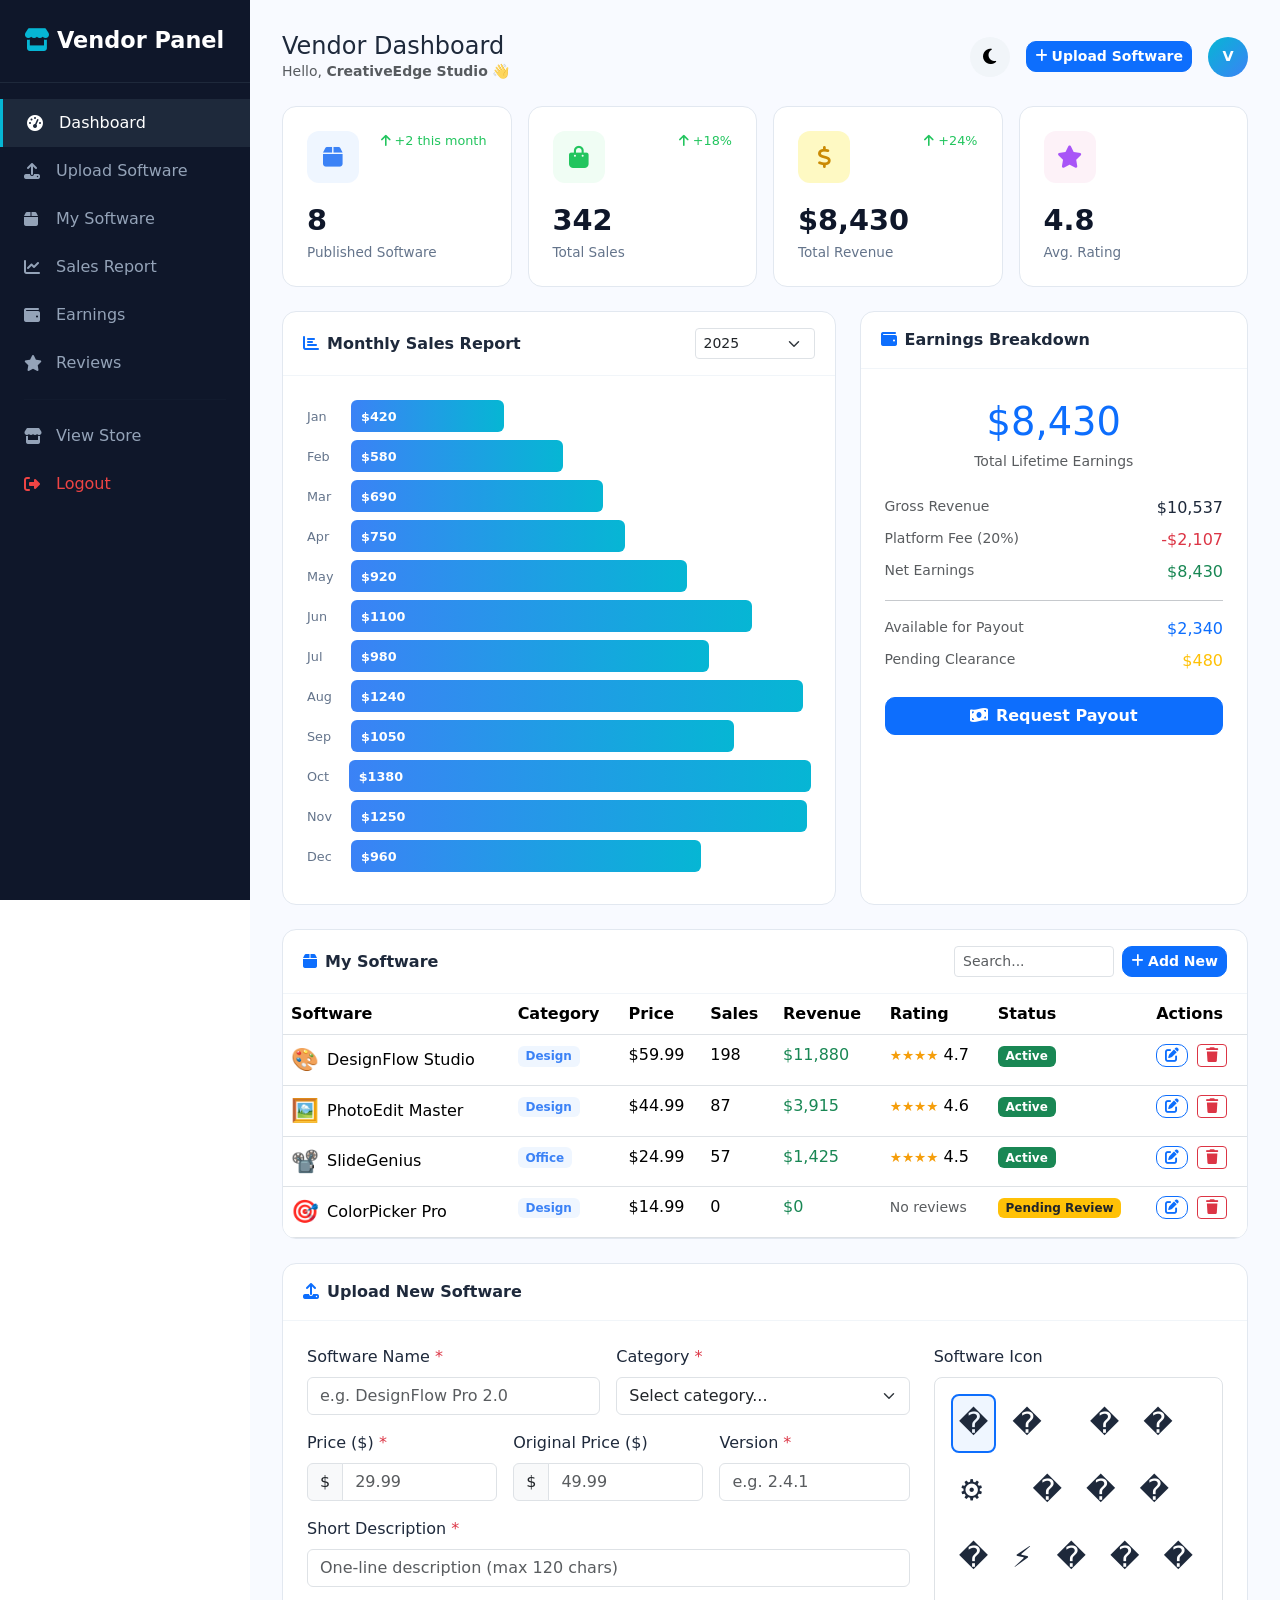
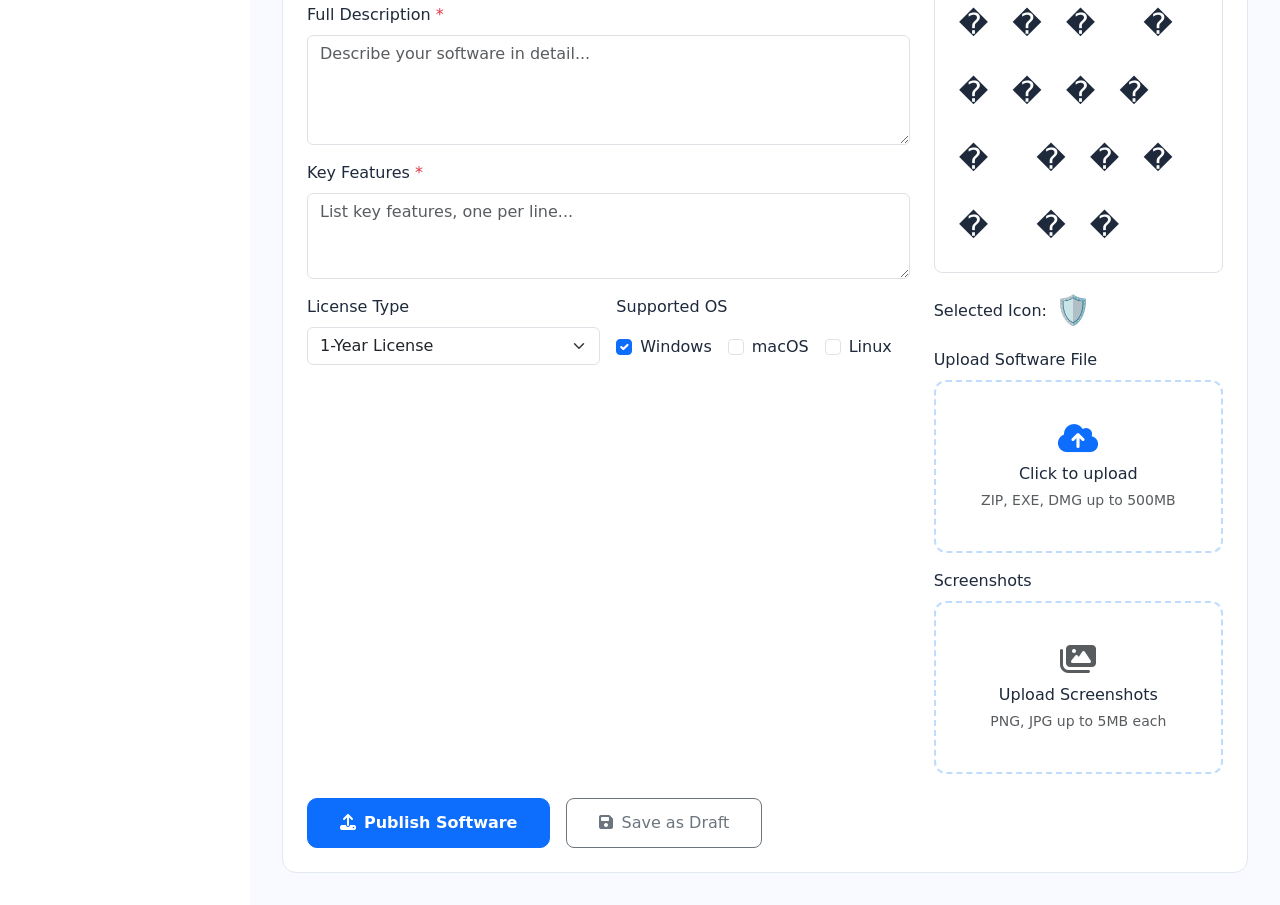
<file: vendor-dashboard.html>
<!DOCTYPE html>
<html lang="en">
<head>
<meta charset="UTF-8"><meta name="viewport" content="width=device-width,initial-scale=1">
<title>Vendor Dashboard – SoftMart</title>
<link rel="stylesheet" href="https://cdn.jsdelivr.net/npm/bootstrap@5.3.2/dist/css/bootstrap.min.css">
<link rel="stylesheet" href="https://cdnjs.cloudflare.com/ajax/libs/font-awesome/6.5.0/css/all.min.css">
<link rel="stylesheet" href="css/style.css">
<style>
  .vendor-sidebar .sidebar-nav a.active { border-left-color:#06b6d4; }
  .revenue-bar { height:32px;background:linear-gradient(90deg,#3b82f6,#06b6d4);border-radius:6px;display:flex;align-items:center;padding-left:10px;color:#fff;font-size:.8rem;font-weight:600;transition:width .8s ease; }
  .upload-drop input[type=file] { display:none; }
  .icon-picker span { font-size:1.8rem;cursor:pointer;padding:6px;border-radius:8px;border:2px solid transparent;transition:all .2s; }
  .icon-picker span.selected, .icon-picker span:hover { border-color:var(--primary);background:#eff6ff; }
</style>
</head>
<body>

<!-- Sidebar -->
<aside class="sidebar vendor-sidebar" id="sidebar">
  <div class="sidebar-brand">
    <i class="fas fa-store me-2" style="color:#06b6d4"></i>Vendor Panel
  </div>
  <nav class="sidebar-nav mt-3">
    <a href="vendor-dashboard.html" class="active"><i class="fas fa-tachometer-alt"></i>Dashboard</a>
    <a href="#upload"><i class="fas fa-upload"></i>Upload Software</a>
    <a href="#software"><i class="fas fa-box"></i>My Software</a>
    <a href="#sales"><i class="fas fa-chart-line"></i>Sales Report</a>
    <a href="#earnings"><i class="fas fa-wallet"></i>Earnings</a>
    <a href="#reviews"><i class="fas fa-star"></i>Reviews</a>
    <hr style="border-color:#1e293b;margin:12px 24px">
    <a href="products.html"><i class="fas fa-store"></i>View Store</a>
    <a href="#" onclick="logout()" style="color:#ef4444"><i class="fas fa-sign-out-alt"></i>Logout</a>
  </nav>
</aside>

<!-- Main Content -->
<div class="main-content">

  <!-- Top Bar -->
  <div class="d-flex align-items-center justify-content-between mb-4 flex-wrap gap-3">
    <div class="d-flex align-items-center gap-3">
      <button class="btn btn-sm btn-outline-secondary d-md-none" id="sidebarToggle"><i class="fas fa-bars"></i></button>
      <div>
        <h4 class="fw-800 mb-0">Vendor Dashboard</h4>
        <p class="text-muted small mb-0">Hello, <strong>CreativeEdge Studio</strong> 👋</p>
      </div>
    </div>
    <div class="d-flex align-items-center gap-3">
      <button class="dark-toggle" id="darkToggle"><i class="fas fa-moon"></i></button>
      <button class="btn btn-primary btn-sm" onclick="document.getElementById('upload').scrollIntoView({behavior:'smooth'})">
        <i class="fas fa-plus me-1"></i>Upload Software
      </button>
      <div class="reviewer-avatar" style="width:40px;height:40px;background:linear-gradient(135deg,#06b6d4,#3b82f6);cursor:pointer;font-size:.9rem">V</div>
    </div>
  </div>

  <!-- KPI Cards -->
  <div class="row g-3 mb-4">
    <div class="col-6 col-xl-3">
      <div class="stat-card">
        <div class="d-flex align-items-start justify-content-between mb-3">
          <div class="stat-icon" style="background:#eff6ff;color:#3b82f6"><i class="fas fa-box"></i></div>
          <span style="color:#22c55e;font-size:.8rem"><i class="fas fa-arrow-up me-1"></i>+2 this month</span>
        </div>
        <div class="stat-value">8</div>
        <div class="stat-label">Published Software</div>
      </div>
    </div>
    <div class="col-6 col-xl-3">
      <div class="stat-card">
        <div class="d-flex align-items-start justify-content-between mb-3">
          <div class="stat-icon" style="background:#f0fdf4;color:#22c55e"><i class="fas fa-shopping-bag"></i></div>
          <span style="color:#22c55e;font-size:.8rem"><i class="fas fa-arrow-up me-1"></i>+18%</span>
        </div>
        <div class="stat-value">342</div>
        <div class="stat-label">Total Sales</div>
      </div>
    </div>
    <div class="col-6 col-xl-3">
      <div class="stat-card">
        <div class="d-flex align-items-start justify-content-between mb-3">
          <div class="stat-icon" style="background:#fef9c3;color:#ca8a04"><i class="fas fa-dollar-sign"></i></div>
          <span style="color:#22c55e;font-size:.8rem"><i class="fas fa-arrow-up me-1"></i>+24%</span>
        </div>
        <div class="stat-value">$8,430</div>
        <div class="stat-label">Total Revenue</div>
      </div>
    </div>
    <div class="col-6 col-xl-3">
      <div class="stat-card">
        <div class="d-flex align-items-start justify-content-between mb-3">
          <div class="stat-icon" style="background:#fdf2f8;color:#a855f7"><i class="fas fa-star"></i></div>
        </div>
        <div class="stat-value">4.8</div>
        <div class="stat-label">Avg. Rating</div>
      </div>
    </div>
  </div>

  <div class="row g-4 mb-4">
    <!-- Monthly Revenue Bars -->
    <div class="col-lg-7" id="sales">
      <div class="dash-card">
        <div class="dash-card-header d-flex justify-content-between align-items-center">
          <span><i class="fas fa-chart-bar me-2 text-primary"></i>Monthly Sales Report</span>
          <select class="form-select form-select-sm" style="width:120px" onchange="showToast('Report updated','info')">
            <option>2025</option><option>2024</option>
          </select>
        </div>
        <div class="p-4" id="revenueChart"></div>
      </div>
    </div>

    <!-- Earnings Breakdown -->
    <div class="col-lg-5" id="earnings">
      <div class="dash-card h-100">
        <div class="dash-card-header"><i class="fas fa-wallet me-2 text-primary"></i>Earnings Breakdown</div>
        <div class="p-4">
          <div class="text-center mb-4">
            <div class="fw-800" style="font-size:2.4rem;color:var(--primary)">$8,430</div>
            <div class="text-muted small">Total Lifetime Earnings</div>
          </div>
          <div class="d-flex justify-content-between mb-2"><span class="text-muted small">Gross Revenue</span><span class="fw-600">$10,537</span></div>
          <div class="d-flex justify-content-between mb-2"><span class="text-muted small">Platform Fee (20%)</span><span class="fw-600 text-danger">-$2,107</span></div>
          <div class="d-flex justify-content-between mb-3"><span class="text-muted small">Net Earnings</span><span class="fw-600 text-success">$8,430</span></div>
          <hr>
          <div class="d-flex justify-content-between mb-2"><span class="text-muted small">Available for Payout</span><span class="fw-600 text-primary">$2,340</span></div>
          <div class="d-flex justify-content-between mb-4"><span class="text-muted small">Pending Clearance</span><span class="fw-600 text-warning">$480</span></div>
          <button class="btn btn-primary w-100" onclick="showToast('Payout request submitted!','success')">
            <i class="fas fa-money-bill-wave me-2"></i>Request Payout
          </button>
        </div>
      </div>
    </div>
  </div>

  <!-- Software Management Table -->
  <div class="dash-card mb-4" id="software">
    <div class="dash-card-header d-flex justify-content-between align-items-center">
      <span><i class="fas fa-box me-2 text-primary"></i>My Software</span>
      <div class="d-flex gap-2">
        <input type="text" class="form-control form-control-sm" placeholder="Search..." style="width:160px" id="vendorSearch">
        <button class="btn btn-sm btn-primary" onclick="document.getElementById('upload').scrollIntoView({behavior:'smooth'})"><i class="fas fa-plus me-1"></i>Add New</button>
      </div>
    </div>
    <div class="table-responsive">
      <table class="table table-hover mb-0">
        <thead style="background:#f8faff">
          <tr><th>Software</th><th>Category</th><th>Price</th><th>Sales</th><th>Revenue</th><th>Rating</th><th>Status</th><th>Actions</th></tr>
        </thead>
        <tbody id="vendorSoftwareTable"></tbody>
      </table>
    </div>
  </div>

  <!-- Upload Software Form -->
  <div class="dash-card" id="upload">
    <div class="dash-card-header"><i class="fas fa-upload me-2 text-primary"></i>Upload New Software</div>
    <div class="p-4">
      <form class="needs-validate" novalidate onsubmit="handleUpload(event)">
        <div class="row g-4">
          <!-- Left -->
          <div class="col-lg-8">
            <div class="row g-3">
              <div class="col-md-6">
                <label class="form-label fw-600">Software Name <span class="text-danger">*</span></label>
                <input type="text" class="form-control" placeholder="e.g. DesignFlow Pro 2.0" required>
                <div class="invalid-feedback">Software name is required.</div>
              </div>
              <div class="col-md-6">
                <label class="form-label fw-600">Category <span class="text-danger">*</span></label>
                <select class="form-select" required>
                  <option value="">Select category...</option>
                  <option>Antivirus</option><option>Design</option><option>Developer Tools</option>
                  <option>Office</option><option>AI Tools</option><option>Utility</option>
                </select>
                <div class="invalid-feedback">Please select a category.</div>
              </div>
              <div class="col-md-4">
                <label class="form-label fw-600">Price ($) <span class="text-danger">*</span></label>
                <div class="input-group">
                  <span class="input-group-text">$</span>
                  <input type="number" class="form-control" placeholder="29.99" min="0.99" step="0.01" required>
                </div>
              </div>
              <div class="col-md-4">
                <label class="form-label fw-600">Original Price ($)</label>
                <div class="input-group">
                  <span class="input-group-text">$</span>
                  <input type="number" class="form-control" placeholder="49.99" min="0.99" step="0.01">
                </div>
              </div>
              <div class="col-md-4">
                <label class="form-label fw-600">Version <span class="text-danger">*</span></label>
                <input type="text" class="form-control" placeholder="e.g. 2.4.1" required>
              </div>
              <div class="col-12">
                <label class="form-label fw-600">Short Description <span class="text-danger">*</span></label>
                <input type="text" class="form-control" placeholder="One-line description (max 120 chars)" maxlength="120" required>
              </div>
              <div class="col-12">
                <label class="form-label fw-600">Full Description <span class="text-danger">*</span></label>
                <textarea class="form-control" rows="4" placeholder="Describe your software in detail..." required></textarea>
              </div>
              <div class="col-12">
                <label class="form-label fw-600">Key Features <span class="text-danger">*</span></label>
                <textarea class="form-control" rows="3" placeholder="List key features, one per line..." required></textarea>
              </div>
              <div class="col-md-6">
                <label class="form-label fw-600">License Type</label>
                <select class="form-select">
                  <option>1-Year License</option>
                  <option>Lifetime License</option>
                  <option>Monthly Subscription</option>
                  <option>Free + Premium</option>
                </select>
              </div>
              <div class="col-md-6">
                <label class="form-label fw-600">Supported OS</label>
                <div class="d-flex flex-wrap gap-3 mt-2">
                  <div class="form-check"><input class="form-check-input" type="checkbox" id="win" checked><label class="form-check-label" for="win">Windows</label></div>
                  <div class="form-check"><input class="form-check-input" type="checkbox" id="mac"><label class="form-check-label" for="mac">macOS</label></div>
                  <div class="form-check"><input class="form-check-input" type="checkbox" id="linux"><label class="form-check-label" for="linux">Linux</label></div>
                </div>
              </div>
            </div>
          </div>

          <!-- Right -->
          <div class="col-lg-4">
            <label class="form-label fw-600">Software Icon</label>
            <div class="icon-picker d-flex flex-wrap gap-2 mb-3 p-3 border rounded-3" id="iconPicker">
              🛡️🎨⚙️📊🤖⚡🔐🌐🖼️💡🔄📽️📝🗂️🔒
            </div>
            <div class="mb-3">
              <div class="d-flex align-items-center gap-2 mb-1">
                <label class="form-label fw-600 mb-0">Selected Icon:</label>
                <span id="selectedIcon" style="font-size:1.8rem">🛡️</span>
              </div>
            </div>

            <label class="form-label fw-600">Upload Software File</label>
            <div class="upload-drop" onclick="this.querySelector('input').click()">
              <i class="fas fa-cloud-upload-alt fa-2x text-primary mb-2"></i>
              <p class="mb-1 fw-600">Click to upload</p>
              <p class="text-muted small mb-0">ZIP, EXE, DMG up to 500MB</p>
              <input type="file" accept=".zip,.exe,.dmg">
            </div>

            <label class="form-label fw-600 mt-3">Screenshots</label>
            <div class="upload-drop" onclick="this.querySelector('input').click()">
              <i class="fas fa-images fa-2x text-muted mb-2"></i>
              <p class="mb-1 fw-600">Upload Screenshots</p>
              <p class="text-muted small mb-0">PNG, JPG up to 5MB each</p>
              <input type="file" accept="image/*" multiple>
            </div>
          </div>

          <div class="col-12">
            <div class="d-flex gap-3 flex-wrap">
              <button type="submit" class="btn btn-primary btn-lg btn-pulse">
                <i class="fas fa-upload me-2"></i>Publish Software
              </button>
              <button type="button" class="btn btn-outline-secondary btn-lg" onclick="showToast('Saved as draft','info')">
                <i class="fas fa-save me-2"></i>Save as Draft
              </button>
            </div>
          </div>
        </div>
      </form>
    </div>
  </div>

</div>

<div class="toast-container" id="toastContainer"></div>
<script src="https://cdn.jsdelivr.net/npm/bootstrap@5.3.2/dist/js/bootstrap.bundle.min.js"></script>
<script src="js/script.js"></script>
<script>
function logout() {
  localStorage.removeItem('sm_user');
  showToast('👋 Logged out successfully!', 'info');
  setTimeout(() => { location.href = 'index.html'; }, 1000);
}
const vendorSoftware = [
  { icon:'🎨', name:'DesignFlow Studio', cat:'Design', price:'$59.99', sales:198, revenue:'$11,880', rating:4.7, status:'Active' },
  { icon:'🖼️', name:'PhotoEdit Master', cat:'Design', price:'$44.99', sales:87, revenue:'$3,915', rating:4.6, status:'Active' },
  { icon:'📽️', name:'SlideGenius', cat:'Office', price:'$24.99', sales:57, revenue:'$1,425', rating:4.5, status:'Active' },
  { icon:'🎯', name:'ColorPicker Pro', cat:'Design', price:'$14.99', sales:0, revenue:'$0', rating:0, status:'Pending Review' },
];

const months = ['Jan','Feb','Mar','Apr','May','Jun','Jul','Aug','Sep','Oct','Nov','Dec'];
const revenues = [420, 580, 690, 750, 920, 1100, 980, 1240, 1050, 1380, 1250, 960];
const maxRev = Math.max(...revenues);

document.getElementById('revenueChart').innerHTML = months.map((m,i) => `
  <div class="d-flex align-items-center gap-3 mb-2">
    <span style="width:28px;font-size:.8rem;color:#64748b">${m}</span>
    <div class="revenue-bar" style="width:${(revenues[i]/maxRev*100)}%">$${revenues[i]}</div>
  </div>`).join('');

document.getElementById('vendorSoftwareTable').innerHTML = vendorSoftware.map(s => `
  <tr>
    <td>
      <div class="d-flex align-items-center gap-2">
        <span style="font-size:1.4rem">${s.icon}</span>
        <span class="fw-600">${s.name}</span>
      </div>
    </td>
    <td><span class="badge" style="background:#eff6ff;color:#3b82f6">${s.cat}</span></td>
    <td class="fw-700">${s.price}</td>
    <td>${s.sales}</td>
    <td class="fw-700 text-success">${s.revenue}</td>
    <td>${s.rating ? `<span class="stars">${'★'.repeat(Math.floor(s.rating))}</span> ${s.rating}` : '<span class="text-muted small">No reviews</span>'}</td>
    <td><span class="badge ${s.status==='Active'?'bg-success':'bg-warning text-dark'}">${s.status}</span></td>
    <td>
      <button class="btn btn-xs btn-sm btn-outline-primary py-0 px-2 me-1" onclick="showToast('Edit form opened','info')"><i class="fas fa-edit"></i></button>
      <button class="btn btn-xs btn-sm btn-outline-danger py-0 px-2" onclick="showToast('Software removed','error')"><i class="fas fa-trash"></i></button>
    </td>
  </tr>`).join('');

// Icon picker
const iconPicker = document.getElementById('iconPicker');
iconPicker.innerHTML = iconPicker.textContent.trim().split('').filter(c=>c.trim()).map(icon =>
  `<span title="${icon}" onclick="document.getElementById('selectedIcon').textContent=this.textContent;document.querySelectorAll('.icon-picker span').forEach(s=>s.classList.remove('selected'));this.classList.add('selected')">${icon}</span>`
).join('');
iconPicker.querySelector('span')?.classList.add('selected');

// Vendor search
document.getElementById('vendorSearch').addEventListener('input', function() {
  const q = this.value.toLowerCase();
  document.querySelectorAll('#vendorSoftwareTable tr').forEach(row => {
    row.style.display = row.textContent.toLowerCase().includes(q) ? '' : 'none';
  });
});

function handleUpload(e) {
  e.preventDefault();
  if (!e.target.checkValidity()) { e.target.classList.add('was-validated'); return; }
  showToast('🚀 Software submitted for review!', 'success');
  e.target.reset();
  e.target.classList.remove('was-validated');
}
</script>
</body>
</html>
</file>
<file: css/style.css>
:root {
  --primary: #0d6efd;
  --primary-dark: #0a58ca;
  --secondary: #6c757d;
  --dark: #0f172a;
  --light-bg: #f8faff;
  --card-shadow: 0 4px 24px rgba(13,110,253,0.10);
  --transition: all 0.3s ease;
}

/* Dark Mode */
body.dark-mode {
  background: #0f172a !important;
  color: #e2e8f0 !important;
}
body.dark-mode .navbar, body.dark-mode footer { background: #1e293b !important; }
body.dark-mode .card, body.dark-mode .sidebar, body.dark-mode .filter-box {
  background: #1e293b !important;
  border-color: #334155 !important;
  color: #e2e8f0 !important;
}
body.dark-mode .card-text, body.dark-mode .text-muted { color: #94a3b8 !important; }
body.dark-mode .form-control, body.dark-mode .form-select {
  background: #334155; border-color: #475569; color: #e2e8f0;
}
body.dark-mode .hero-section { background: linear-gradient(135deg,#1e3a5f 0%,#0f172a 100%) !important; }
body.dark-mode .section-alt { background: #1e293b !important; }
body.dark-mode .table { color: #e2e8f0; }
body.dark-mode .modal-content { background: #1e293b; color: #e2e8f0; }

* { margin: 0; padding: 0; box-sizing: border-box; }

body {
  font-family: 'Segoe UI', system-ui, sans-serif;
  background: #fff;
  color: #1e293b;
  transition: var(--transition);
}

/* Navbar */
.navbar { background: #fff !important; box-shadow: 0 2px 16px rgba(13,110,253,0.08); padding: 12px 0; }
.navbar-brand { font-size: 1.6rem; font-weight: 800; color: var(--primary) !important; letter-spacing: -1px; }
.navbar-brand span { color: #0f172a; }
.nav-link { font-weight: 500; color: #334155 !important; padding: 6px 14px !important; border-radius: 8px; transition: var(--transition); }
.nav-link:hover, .nav-link.active { color: var(--primary) !important; background: #eff6ff; }
.cart-badge { position: relative; }
.cart-badge .badge { position: absolute; top: -6px; right: -6px; font-size: 10px; }

/* Hero */
.hero-section {
  background: linear-gradient(135deg, #1d4ed8 0%, #0ea5e9 50%, #06b6d4 100%);
  padding: 90px 0 80px;
  color: #fff;
  position: relative;
  overflow: hidden;
}
.hero-section::before {
  content: '';
  position: absolute; inset: 0;
  background: url("data:image/svg+xml,%3Csvg width='60' height='60' viewBox='0 0 60 60' xmlns='http://www.w3.org/2000/svg'%3E%3Cg fill='none' fill-rule='evenodd'%3E%3Cg fill='%23ffffff' fill-opacity='0.05'%3E%3Ccircle cx='30' cy='30' r='20'/%3E%3C/g%3E%3C/g%3E%3C/svg%3E");
}
.hero-section h1 { font-size: clamp(2rem, 5vw, 3.2rem); font-weight: 800; line-height: 1.2; }
.hero-section p { font-size: 1.15rem; opacity: 0.9; }
.hero-search { background: #fff; border-radius: 50px; padding: 8px 8px 8px 24px; display: flex; align-items: center; max-width: 620px; box-shadow: 0 8px 32px rgba(0,0,0,0.15); }
.hero-search input { border: none; outline: none; flex: 1; font-size: 1rem; color: #334155; background: transparent; }
.hero-search button { border-radius: 40px; padding: 10px 28px; font-weight: 600; }
.hero-badge { background: rgba(255,255,255,0.2); border-radius: 50px; padding: 4px 14px; font-size: 0.85rem; display: inline-block; margin-bottom: 16px; backdrop-filter: blur(10px); }

/* Sections */
section { padding: 70px 0; }
.section-alt { background: var(--light-bg); }
.section-title { font-size: 2rem; font-weight: 800; color: #0f172a; margin-bottom: 8px; }
.section-sub { color: #64748b; font-size: 1.05rem; margin-bottom: 40px; }

/* Cards */
.software-card {
  border: 1px solid #e2e8f0;
  border-radius: 16px;
  overflow: hidden;
  transition: var(--transition);
  cursor: pointer;
  background: #fff;
}
.software-card:hover { transform: translateY(-6px); box-shadow: var(--card-shadow); border-color: #bfdbfe; }
.card-img-wrap {
  background: linear-gradient(135deg, #eff6ff, #dbeafe);
  padding: 24px;
  text-align: center;
  font-size: 3.5rem;
  height: 130px;
  display: flex; align-items: center; justify-content: center;
}
.software-card .card-body { padding: 16px; }
.software-card .card-title { font-size: 1rem; font-weight: 700; margin-bottom: 4px; color: #0f172a; }
.software-card .badge-cat { background: #eff6ff; color: var(--primary); font-size: 0.75rem; border-radius: 20px; padding: 3px 10px; font-weight: 600; }
.software-card .price { font-size: 1.25rem; font-weight: 800; color: var(--primary); }
.software-card .price-old { text-decoration: line-through; color: #94a3b8; font-size: 0.85rem; }
.stars { color: #f59e0b; font-size: 0.85rem; }
.developer { color: #64748b; font-size: 0.8rem; }
.btn-card-buy { border-radius: 8px; font-weight: 600; font-size: 0.85rem; }

/* Category Cards */
.cat-card {
  border-radius: 16px;
  padding: 28px 20px;
  text-align: center;
  border: 2px solid #e2e8f0;
  transition: var(--transition);
  cursor: pointer;
  background: #fff;
  text-decoration: none;
  color: inherit;
  display: block;
}
.cat-card:hover { border-color: var(--primary); transform: translateY(-4px); box-shadow: var(--card-shadow); color: inherit; }
.cat-icon { font-size: 2.8rem; margin-bottom: 12px; display: block; }
.cat-card h5 { font-weight: 700; font-size: 1rem; margin-bottom: 4px; }
.cat-card p { font-size: 0.82rem; color: #64748b; margin: 0; }

/* Why Choose */
.feature-icon-box { width: 60px; height: 60px; background: #eff6ff; border-radius: 14px; display: flex; align-items: center; justify-content: center; font-size: 1.6rem; color: var(--primary); margin-bottom: 16px; }

/* Reviews */
.review-card { border-radius: 16px; border: 1px solid #e2e8f0; padding: 24px; background: #fff; }
.reviewer-avatar { width: 48px; height: 48px; border-radius: 50%; background: linear-gradient(135deg, #3b82f6, #06b6d4); display: flex; align-items: center; justify-content: center; color: #fff; font-weight: 700; font-size: 1.1rem; }

/* Footer */
footer { background: #0f172a; color: #94a3b8; padding: 60px 0 24px; }
footer h5 { color: #fff; font-weight: 700; margin-bottom: 16px; }
footer a { color: #94a3b8; text-decoration: none; transition: var(--transition); display: block; margin-bottom: 8px; }
footer a:hover { color: #60a5fa; }
.footer-brand { font-size: 1.5rem; font-weight: 800; color: #fff; margin-bottom: 8px; }
.footer-divider { border-color: #1e293b; margin: 32px 0 16px; }

/* Filter Box */
.filter-box { background: #fff; border: 1px solid #e2e8f0; border-radius: 14px; padding: 20px; }
.filter-box h6 { font-weight: 700; margin-bottom: 12px; }

/* Product Detail */
.product-banner { border-radius: 20px; background: linear-gradient(135deg,#eff6ff,#dbeafe); display: flex; align-items: center; justify-content: center; font-size: 8rem; height: 320px; }
.feature-check { color: var(--primary); margin-right: 8px; }
.screenshot-thumb { border-radius: 10px; cursor: pointer; transition: var(--transition); width: 100%; }
.screenshot-thumb:hover { transform: scale(1.04); box-shadow: var(--card-shadow); }
.price-card { border: 2px solid var(--primary); border-radius: 16px; padding: 28px; }
.license-box { background: var(--light-bg); border-radius: 12px; padding: 16px; }

/* Cart */
.cart-item { border: 1px solid #e2e8f0; border-radius: 12px; padding: 16px; margin-bottom: 12px; background: #fff; }
.cart-item-icon { font-size: 2.5rem; width: 64px; height: 64px; background: #eff6ff; border-radius: 10px; display: flex; align-items: center; justify-content: center; }
.cart-summary { border: 1px solid #e2e8f0; border-radius: 14px; padding: 24px; background: #fff; }
.qty-btn { width: 32px; height: 32px; border-radius: 8px; border: 1px solid #e2e8f0; background: #fff; cursor: pointer; font-weight: 700; font-size: 1.1rem; transition: var(--transition); }
.qty-btn:hover { background: var(--primary); color: #fff; border-color: var(--primary); }

/* Checkout */
.checkout-card { border: 1px solid #e2e8f0; border-radius: 16px; padding: 28px; background: #fff; }
.payment-option { border: 2px solid #e2e8f0; border-radius: 12px; padding: 14px 18px; cursor: pointer; transition: var(--transition); }
.payment-option:hover, .payment-option.active { border-color: var(--primary); background: #eff6ff; }
.order-item { display: flex; justify-content: space-between; padding: 10px 0; border-bottom: 1px solid #f1f5f9; }

/* Auth Pages */
.auth-wrapper { min-height: 100vh; background: linear-gradient(135deg,#1d4ed8,#0ea5e9); display: flex; align-items: center; justify-content: center; padding: 20px; }
.auth-card { background: #fff; border-radius: 20px; padding: 40px; width: 100%; max-width: 440px; box-shadow: 0 20px 60px rgba(0,0,0,0.15); }
.auth-logo { font-size: 1.8rem; font-weight: 800; color: var(--primary); margin-bottom: 4px; }

/* Dashboard */
.sidebar { width: 250px; background: #0f172a; min-height: 100vh; padding: 24px 0; position: fixed; left: 0; top: 0; z-index: 100; transition: var(--transition); }
.sidebar-brand { padding: 0 24px 24px; border-bottom: 1px solid #1e293b; font-size: 1.4rem; font-weight: 800; color: #fff; }
.sidebar-nav a { display: flex; align-items: center; gap: 12px; padding: 12px 24px; color: #94a3b8; text-decoration: none; font-weight: 500; transition: var(--transition); }
.sidebar-nav a:hover, .sidebar-nav a.active { color: #fff; background: #1e293b; border-left: 3px solid var(--primary); }
.sidebar-nav a i { width: 20px; }
.main-content { margin-left: 250px; padding: 32px; background: var(--light-bg); min-height: 100vh; }
.stat-card { background: #fff; border-radius: 14px; padding: 24px; border: 1px solid #e2e8f0; }
.stat-card .stat-icon { width: 52px; height: 52px; border-radius: 12px; display: flex; align-items: center; justify-content: center; font-size: 1.4rem; }
.stat-card .stat-value { font-size: 1.8rem; font-weight: 800; color: #0f172a; }
.stat-card .stat-label { color: #64748b; font-size: 0.85rem; }
.dash-card { background: #fff; border-radius: 14px; border: 1px solid #e2e8f0; overflow: hidden; }
.dash-card-header { padding: 16px 20px; border-bottom: 1px solid #f1f5f9; font-weight: 700; }
.license-key { background: #f1f5f9; border-radius: 8px; padding: 8px 14px; font-family: monospace; font-size: 0.85rem; color: #334155; letter-spacing: 1px; }

/* Vendor */
.upload-form-card { border: 1px solid #e2e8f0; border-radius: 16px; padding: 28px; background: #fff; }
.upload-drop { border: 2px dashed #bfdbfe; border-radius: 12px; padding: 40px; text-align: center; cursor: pointer; transition: var(--transition); }
.upload-drop:hover { border-color: var(--primary); background: #eff6ff; }

/* Toast */
.toast-container { position: fixed; top: 20px; right: 20px; z-index: 9999; }
.toast { border-radius: 12px !important; }

/* Buttons */
.btn-primary { background: var(--primary); border-color: var(--primary); border-radius: 10px; font-weight: 600; transition: var(--transition); }
.btn-primary:hover { background: var(--primary-dark); border-color: var(--primary-dark); transform: translateY(-1px); box-shadow: 0 4px 12px rgba(13,110,253,0.3); }
.btn-outline-primary { border-radius: 10px; font-weight: 600; transition: var(--transition); }
.btn-outline-primary:hover { transform: translateY(-1px); }
.btn-lg { padding: 12px 32px; font-size: 1rem; }

/* Dark toggle */
.dark-toggle { cursor: pointer; width: 40px; height: 40px; border-radius: 50%; display: flex; align-items: center; justify-content: center; background: #f1f5f9; border: none; font-size: 1.1rem; transition: var(--transition); }
.dark-toggle:hover { background: #dbeafe; }

/* Breadcrumb */
.breadcrumb-section { background: var(--light-bg); padding: 14px 0; border-bottom: 1px solid #e2e8f0; }

/* Rating bar */
.rating-bar-row { display: flex; align-items: center; gap: 10px; margin-bottom: 6px; }
.rating-bar-label { width: 16px; font-size: 0.85rem; color: #64748b; }
.rating-bar-track { flex: 1; height: 8px; background: #e2e8f0; border-radius: 4px; overflow: hidden; }
.rating-bar-fill { height: 100%; background: #f59e0b; border-radius: 4px; }

/* Animations */
@keyframes fadeInUp { from { opacity:0; transform:translateY(20px); } to { opacity:1; transform:translateY(0); } }
@keyframes pulse { 0%,100% { transform:scale(1); } 50% { transform:scale(1.05); } }
.fade-in-up { animation: fadeInUp 0.5s ease forwards; }
.btn-pulse:hover { animation: pulse 0.6s ease; }

/* Responsive sidebar */
@media(max-width:768px) {
  .sidebar { transform: translateX(-100%); }
  .sidebar.open { transform: translateX(0); }
  .main-content { margin-left: 0; padding: 16px; }
  .hero-section { padding: 60px 0 50px; }
}

/* Scrollbar */
::-webkit-scrollbar { width: 6px; }
::-webkit-scrollbar-track { background: #f1f5f9; }
::-webkit-scrollbar-thumb { background: #bfdbfe; border-radius: 3px; }
</file>
